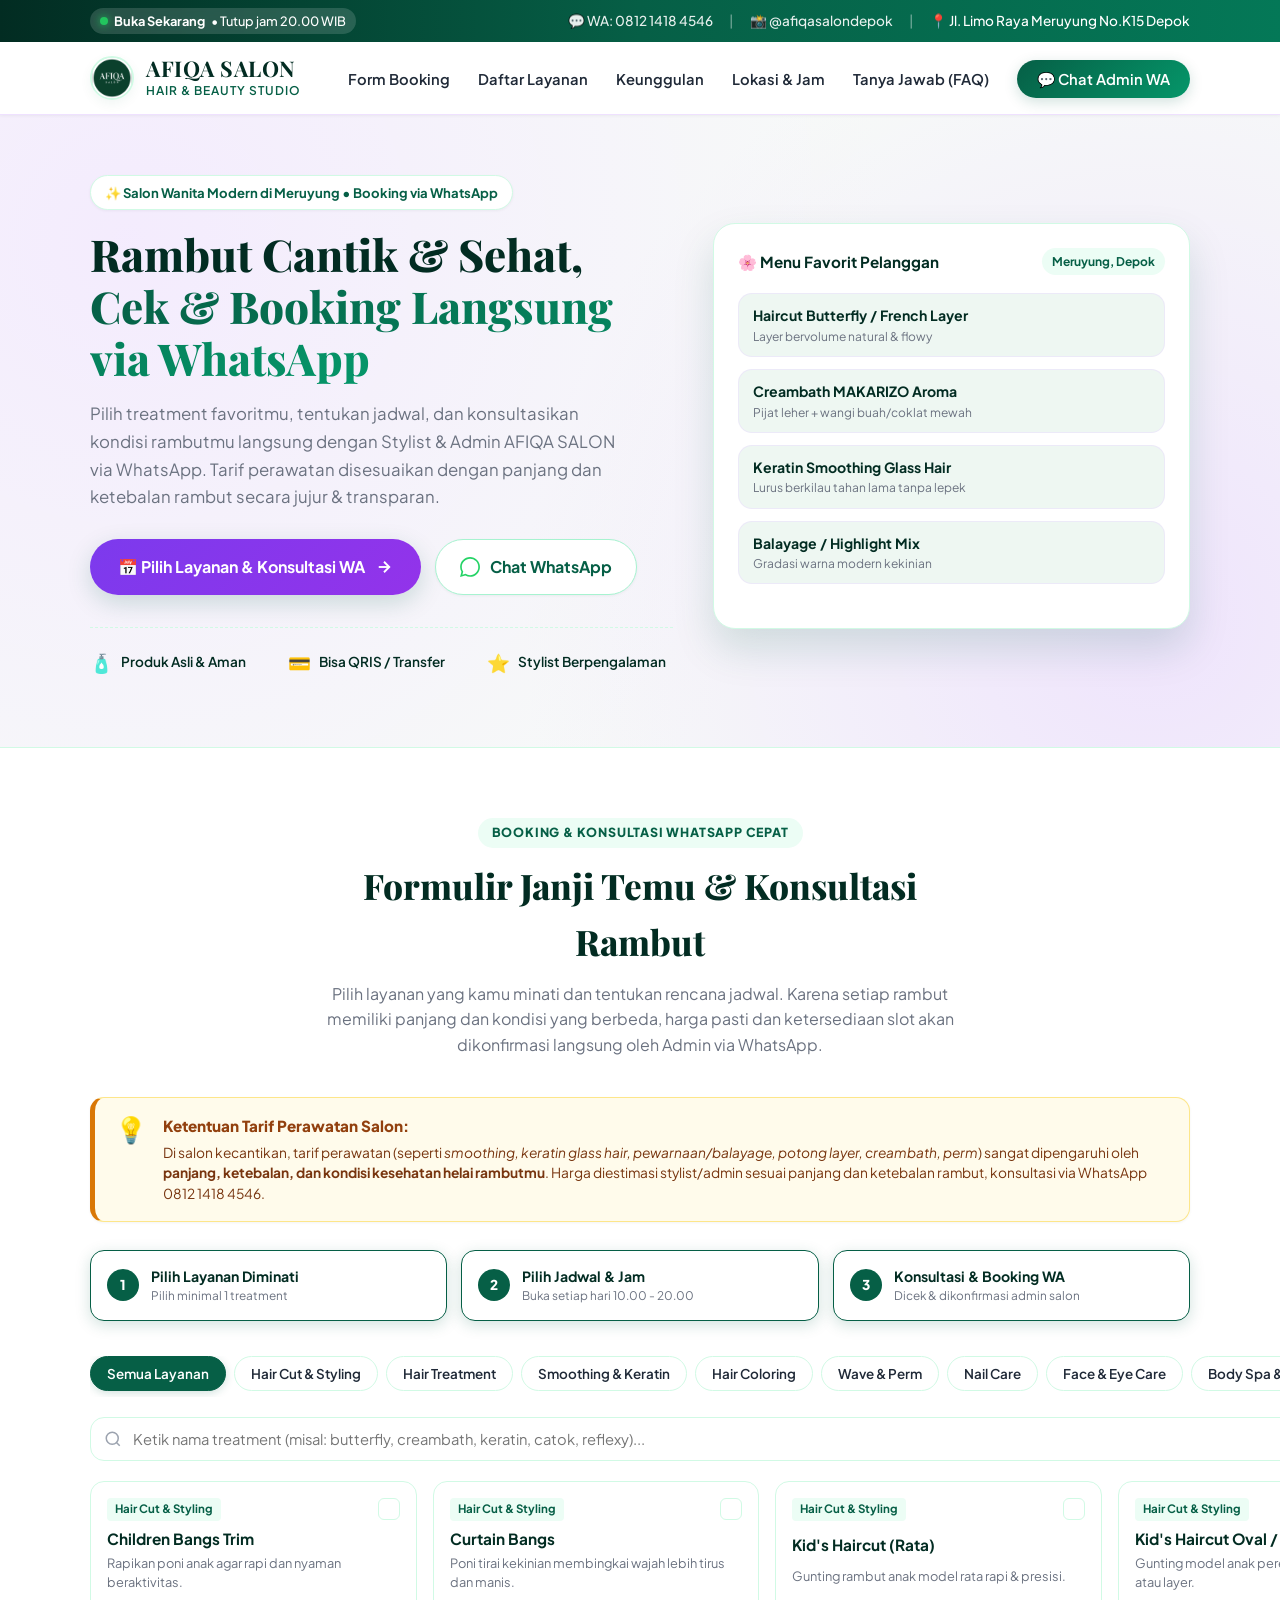
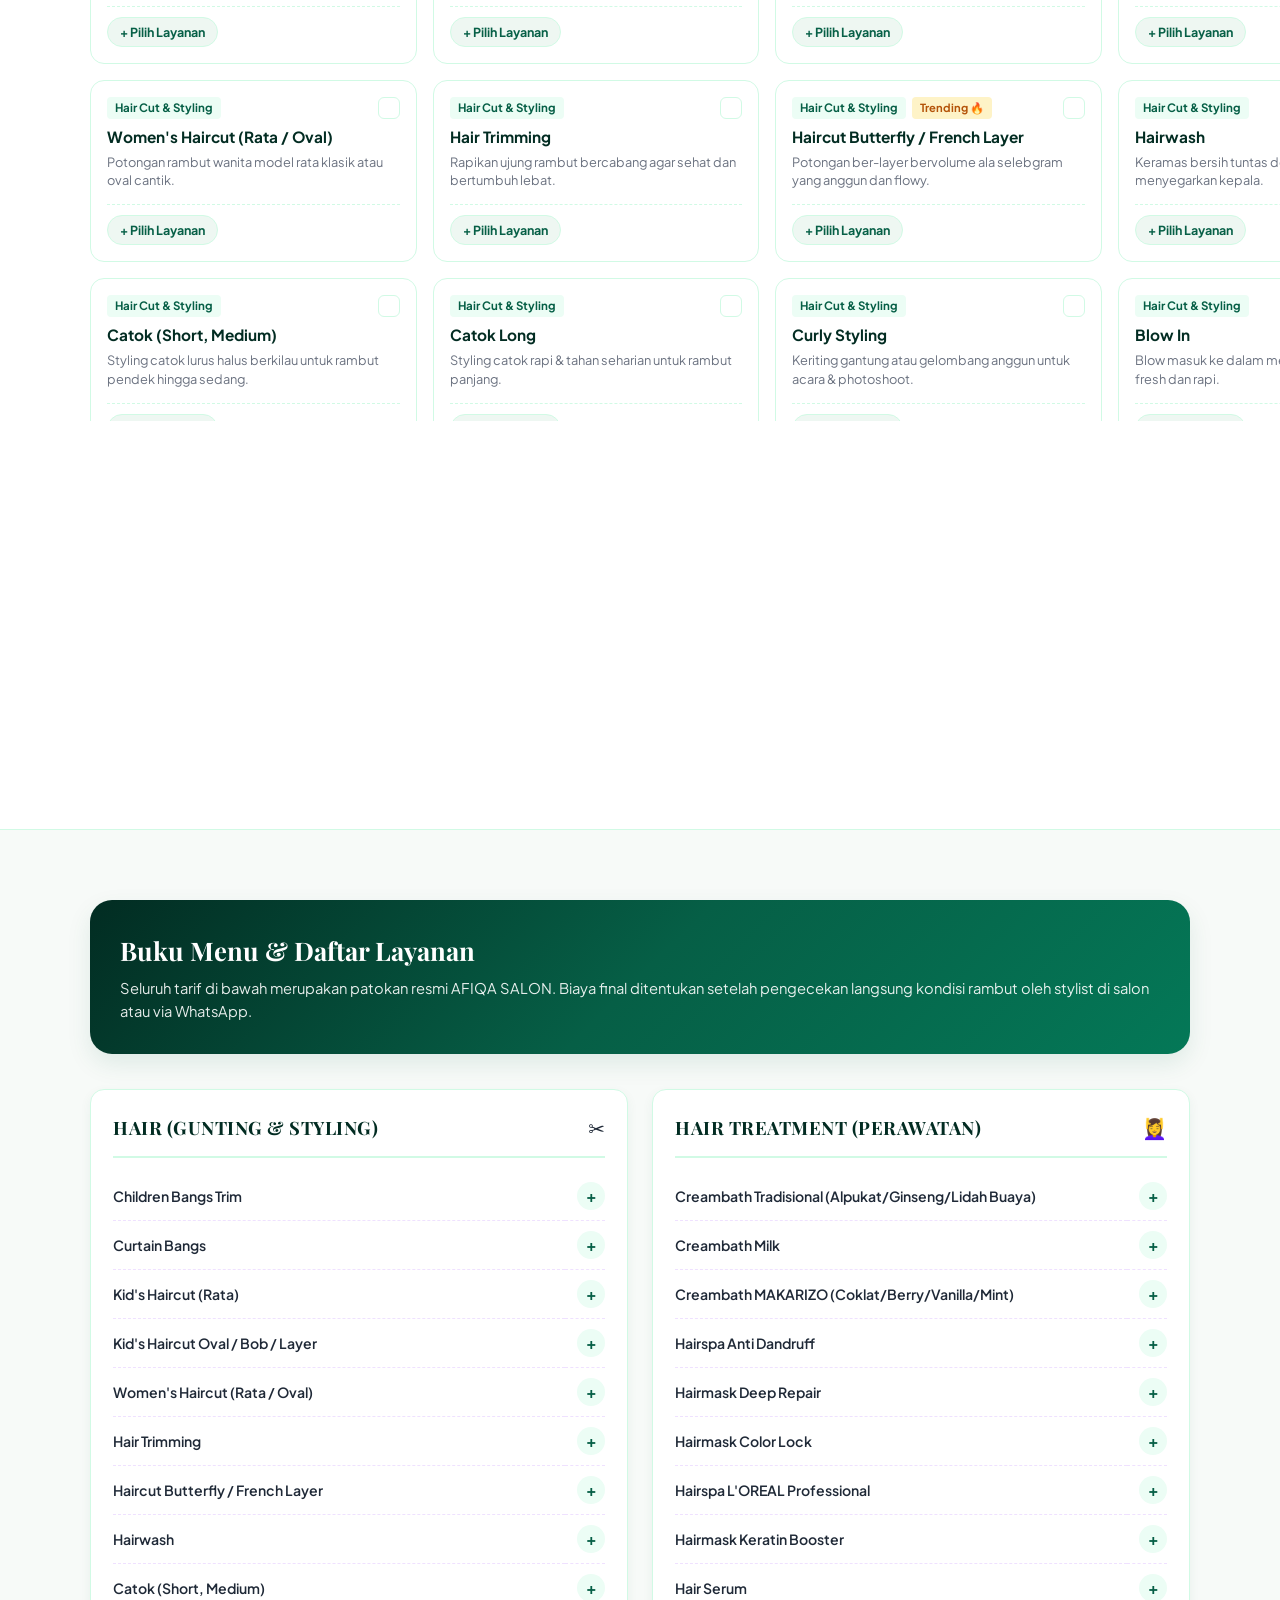
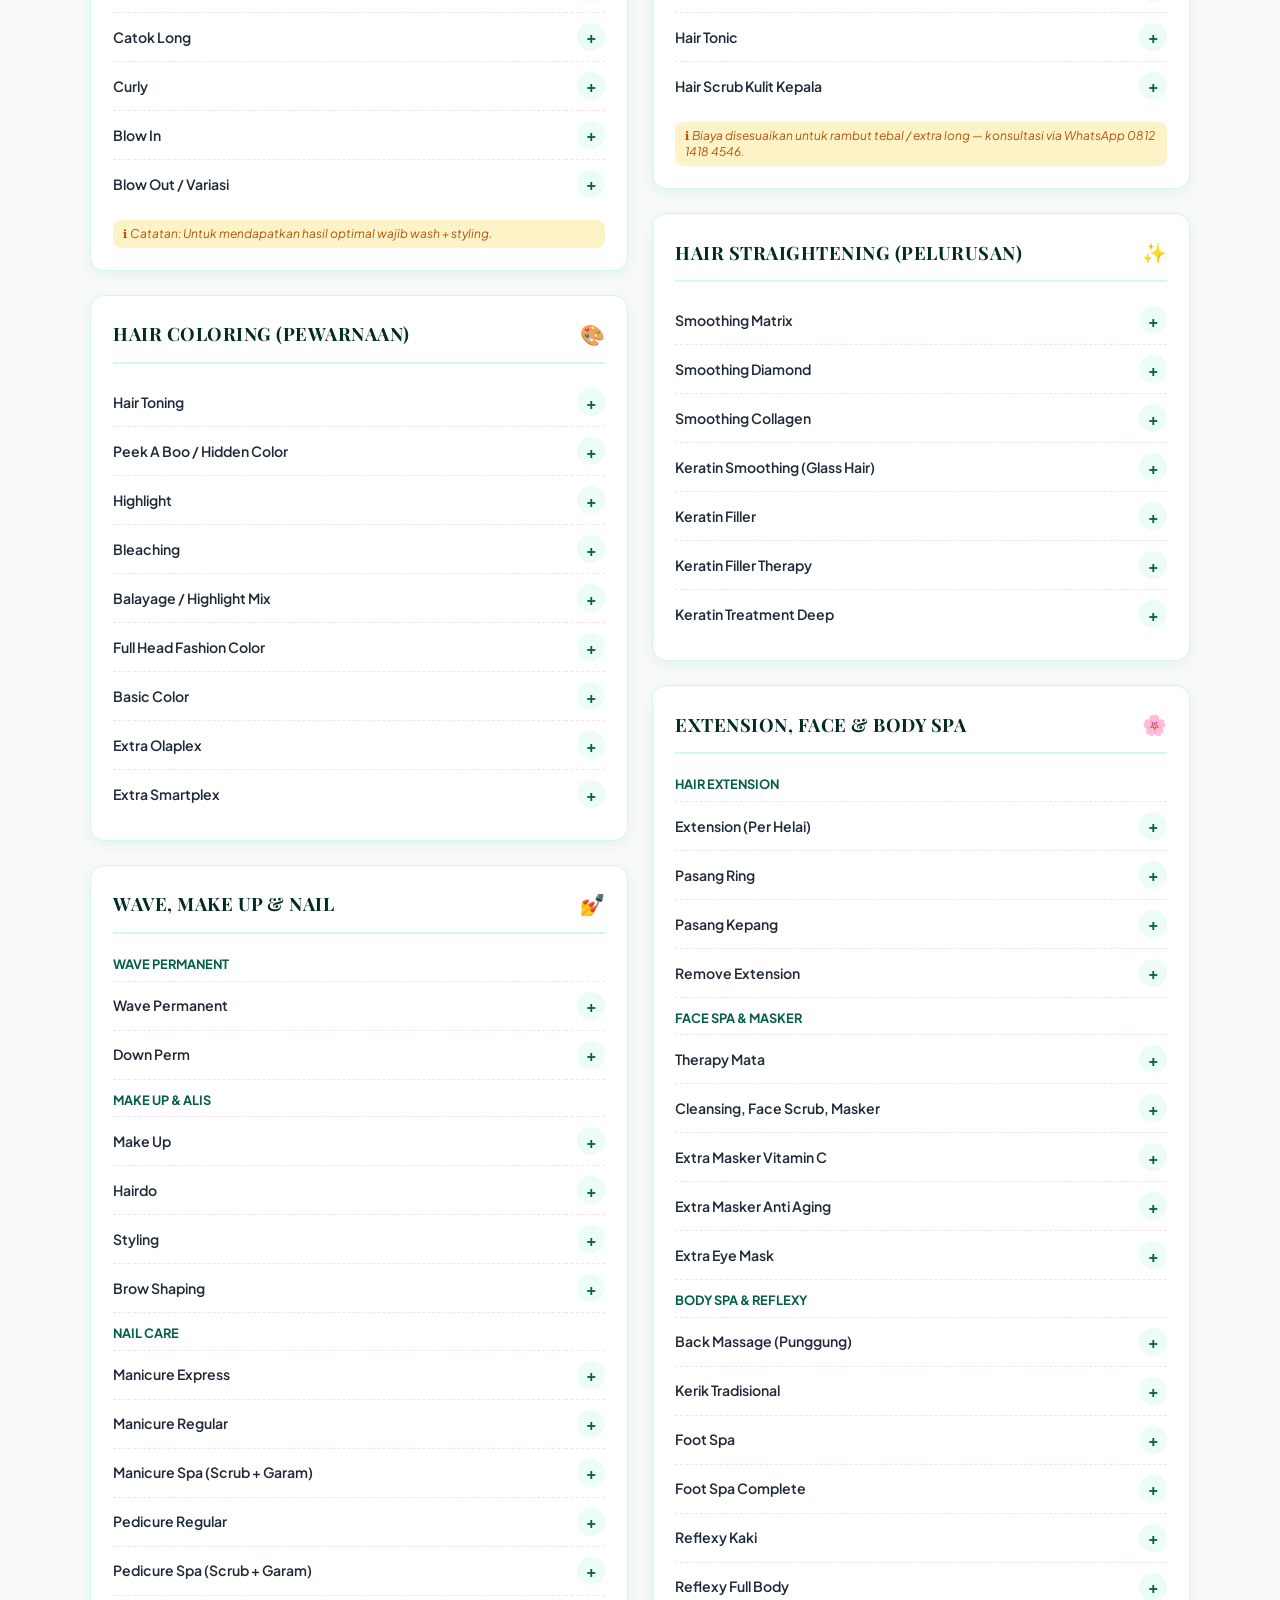
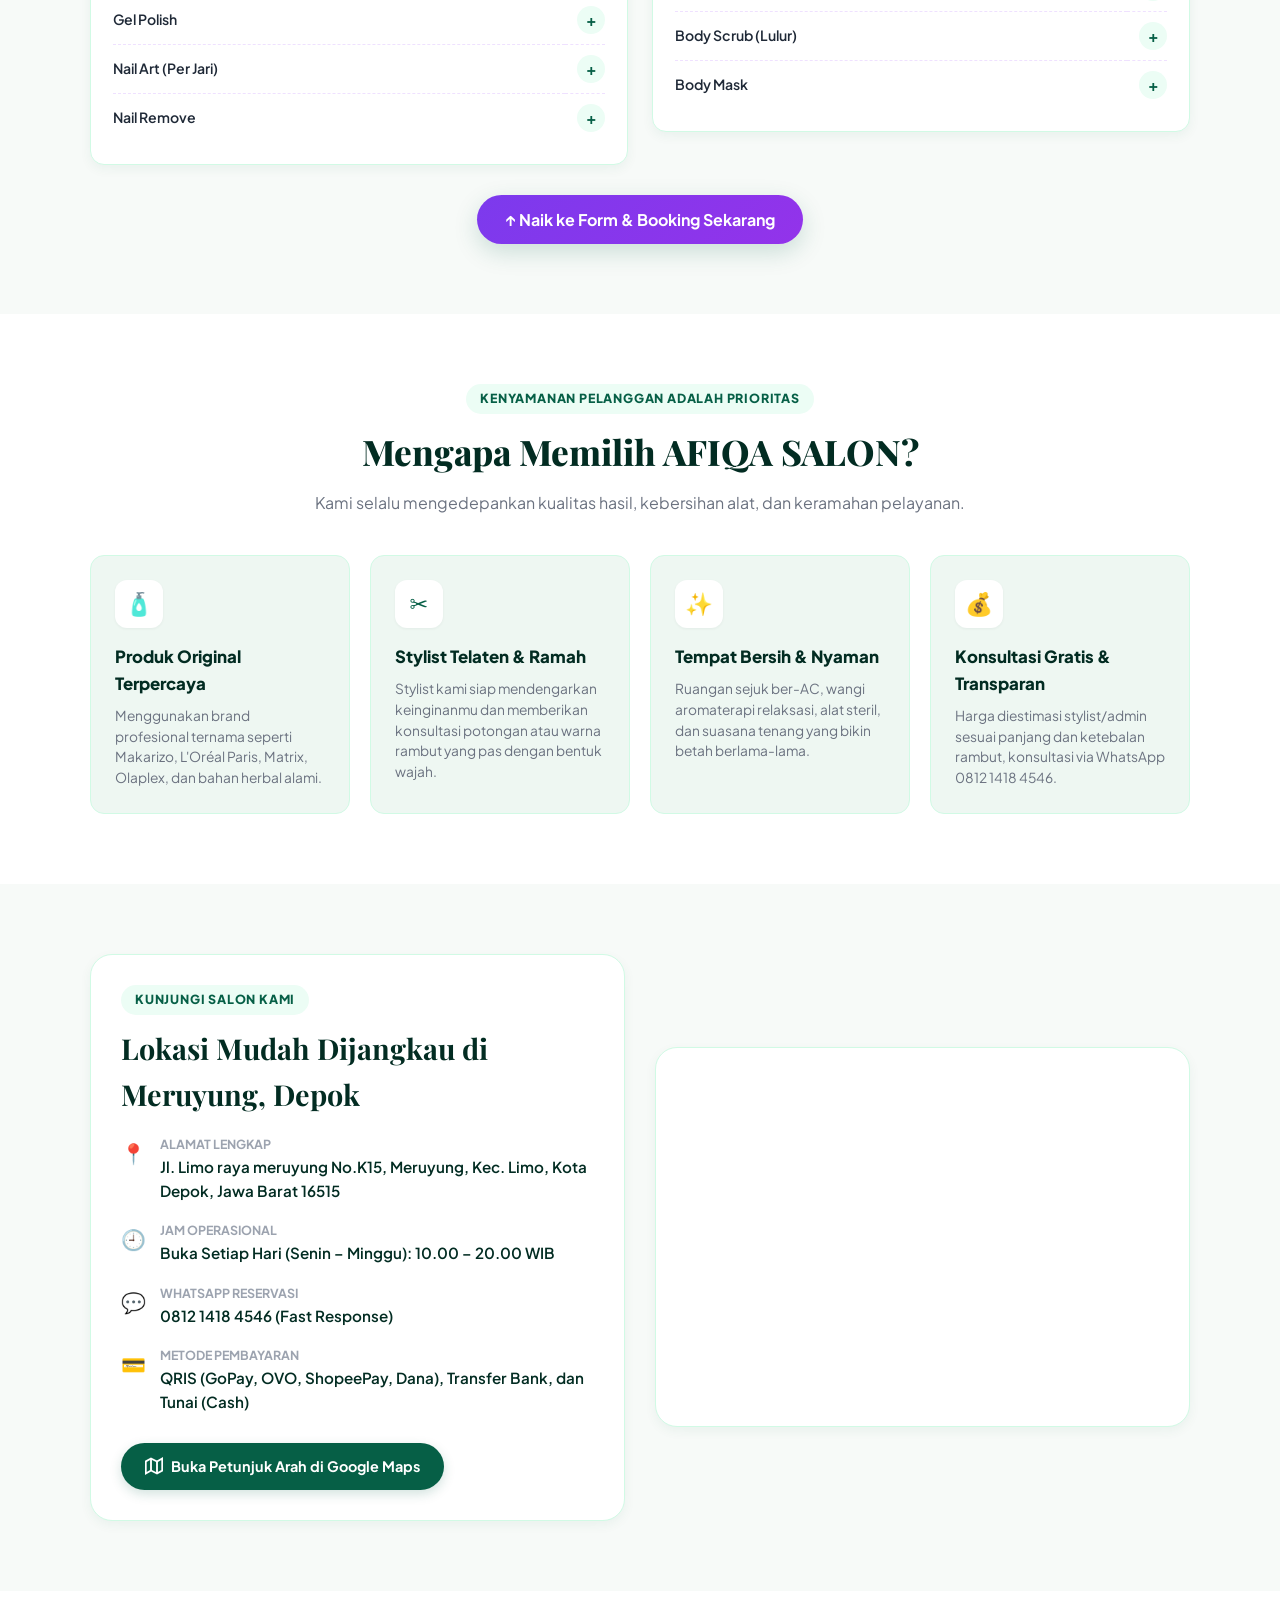
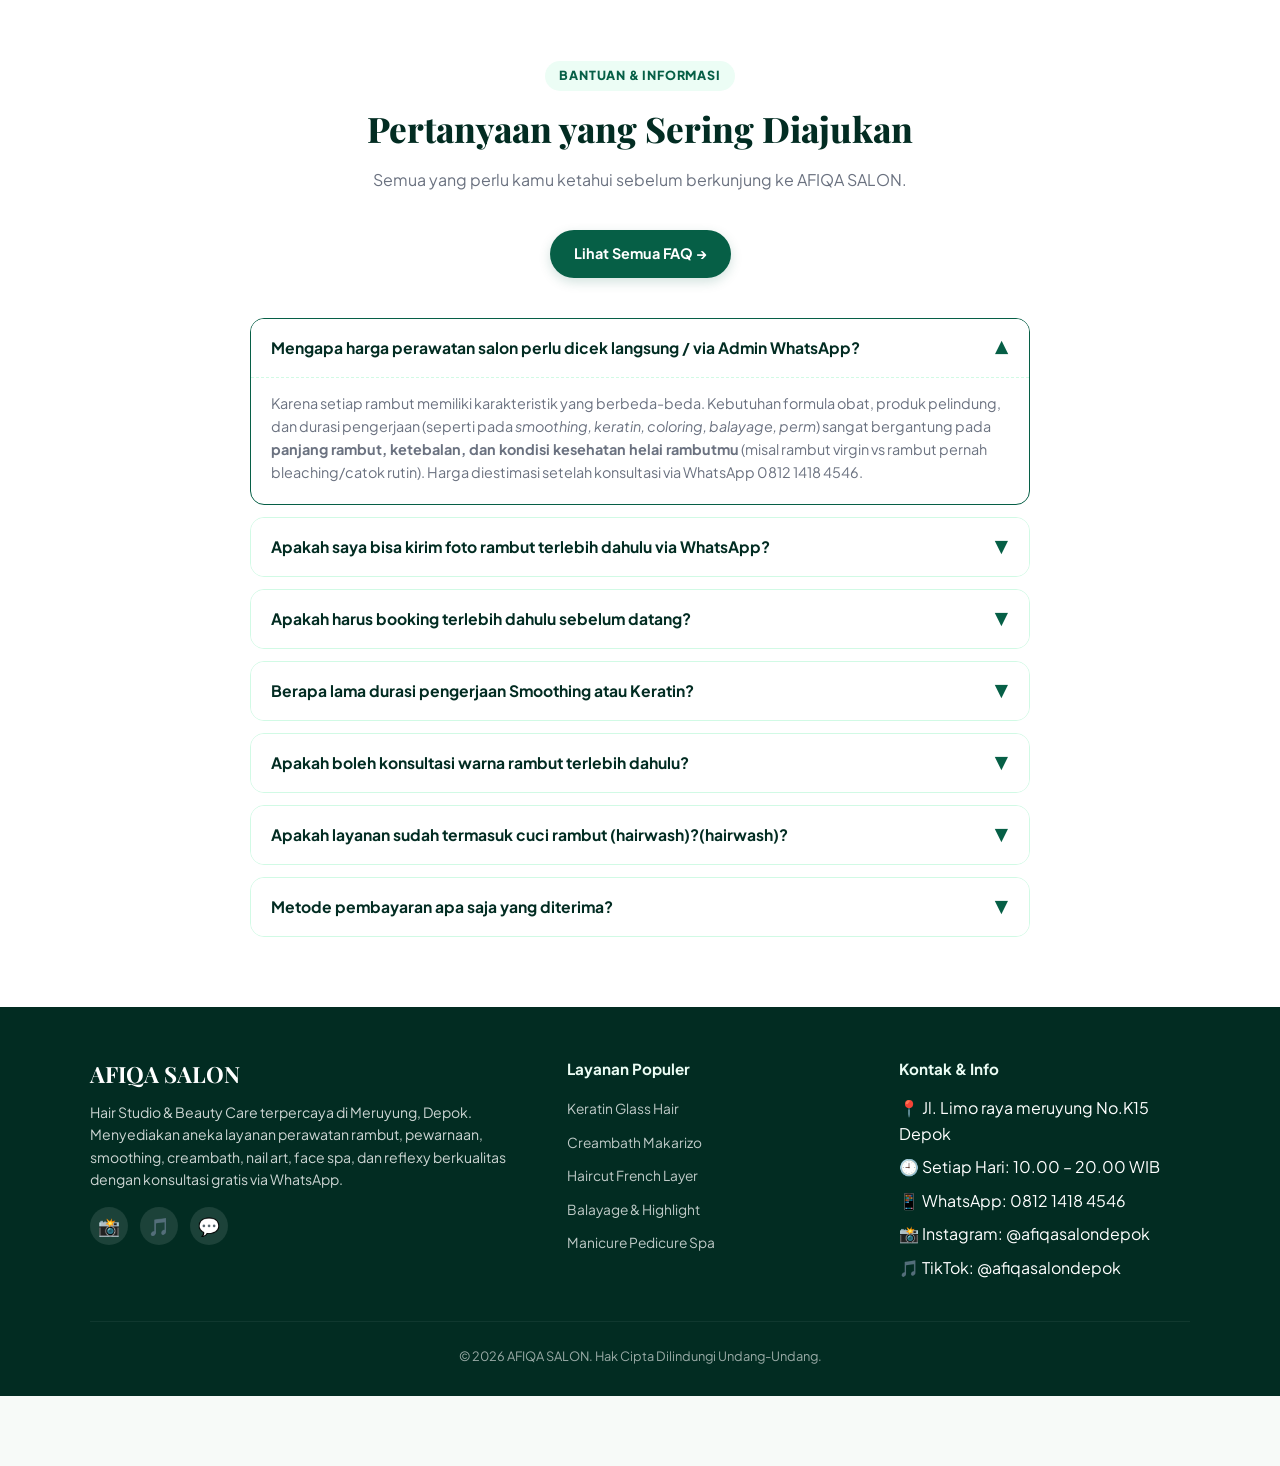
<file: index.html>
<!DOCTYPE html>
<html lang="id">
<head>
  <meta charset="UTF-8">
  <meta name="viewport" content="width=device-width, initial-scale=1.0, maximum-scale=5.0, viewport-fit=cover">
  
  <title>AFIQA SALON | Booking Appointment & Daftar Layanan Meruyung Depok</title>
  <meta name="description" content="Booking jadwal perawatan rambut & kecantikan di AFIQA SALON Meruyung Depok. Spesialis Hair Keratin Glass Hair, Smoothing Lembut, Balayage Coloring, Creambath Makarizo, Manicure Pedicure, dan Reflexy. Booking mudah via WhatsApp!">
  <meta name="keywords" content="afiqa salon, salon meruyung, salon depok, booking salon depok, smoothing meruyung, keratin depok, creambath meruyung, balayage depok, hair salon limo depok">
  <meta name="author" content="AFIQA SALON">
  <meta name="theme-color" content="#065F46">

  <!-- Open Graph / Meta Sosial -->
  <meta property="og:type" content="website">
  <meta property="og:url" content="https://afiqasalon.my.id/">
  <meta property="og:title" content="AFIQA SALON | Hair Studio & Beauty Care Meruyung Depok">
  <meta property="og:description" content="Daftar layanan dan sistem booking jadwal perawatan salon paling mudah. Klik untuk pilih treatment dan booking langsung via WhatsApp!">
  <meta property="og:image" content="assets/logo.png">

  <!-- Favicon & PWA -->
  <link rel="icon" href="data:image/svg+xml,<svg xmlns=%22http://www.w3.org/2000/svg%22 viewBox=%220 0 100 100%22><text y=%22.9em%22 font-size=%2290%22>💇‍♀️</text></svg>">
  <link rel="manifest" href="manifest.webmanifest">

  <!-- Google Fonts: Plus Jakarta Sans & Playfair Display -->
  <link rel="preconnect" href="https://fonts.googleapis.com">
  <link rel="preconnect" href="https://fonts.gstatic.com" crossorigin>
  <link href="https://fonts.googleapis.com/css2?family=Playfair+Display:ital,wght@0,600;0,700;0,800;1,600&family=Plus+Jakarta+Sans:wght@400;500;600;700;800&display=swap" rel="stylesheet">

  <!-- Custom Stylesheet -->
  <link rel="stylesheet" href="styles.css">

  <!-- Structured Data JSON-LD (Schema.org) -->
  <script type="application/ld+json">
  {
    "@context": "https://schema.org",
    "@type": "BeautySalon",
    "name": "AFIQA SALON",
    "image": "assets/logo.png",
    "telephone": "+6281214184546",
    "url": "https://afiqasalon.my.id/",
    "address": {
      "@type": "PostalAddress",
      "streetAddress": "Jl. Limo Raya Meruyung No.K15",
      "addressLocality": "Limo, Meruyung, Kota Depok",
      "addressRegion": "Jawa Barat",
      "postalCode": "16515",
      "addressCountry": "ID"
    },
    "geo": {
      "@type": "GeoCoordinates",
      "latitude": -6.3768,
      "longitude": 106.7725
    },
    "openingHoursSpecification": {
      "@type": "OpeningHoursSpecification",
      "dayOfWeek": [
        "Monday",
        "Tuesday",
        "Wednesday",
        "Thursday",
        "Friday",
        "Saturday",
        "Sunday"
      ],
      "opens": "10:00",
      "closes": "20:00"
    },
    
    "servesCuisine": "Hair Treatment, Hair Coloring, Smoothing, Keratin, Nail Care, Body Spa"
  }
  </script>
</head>
<body>

  <!-- =======================================================================
       1. TOP ANNOUNCEMENT BAR
       ======================================================================= -->
  <aside class="top-notice-bar" aria-label="Informasi Jam Buka">
    <div class="container top-notice-inner">
      <div id="salon-status-badge" class="status-badge open">
        <span class="status-dot online"></span> <strong>Buka Sekarang</strong> • Tutup 20.00 WIB
      </div>
      <div class="top-contacts">
        <a href="https://wa.me/6281214184546" target="_blank" rel="noopener" class="top-contact-link">
          <span>💬 WA: 0812 1418 4546</span>
        </a>
        <span style="opacity: 0.4;">|</span>
        <a href="https://instagram.com/afiqasalondepok" target="_blank" rel="noopener" class="top-contact-link">
          <span>📸 @afiqasalondepok</span>
        </a>
        <span style="opacity: 0.4;">|</span>
        <span>📍 Jl. Limo Raya Meruyung No.K15 Depok</span>
      </div>
    </div>
  </aside>

  <!-- =======================================================================
       2. MAIN NAVBAR
       ======================================================================= -->
  <header class="navbar">
    <div class="container nav-container">
      <a href="#" class="brand-logo-wrap" aria-label="AFIQA SALON Beranda">
        <img src="assets/logo.png" alt="Logo AFIQA SALON" class="brand-avatar" onerror="this.src='data:image/svg+xml,<svg xmlns=%22http://www.w3.org/2000/svg%22 viewBox=%220 0 100 100%22><circle cx=%2250%22 cy=%2250%22 r=%2250%22 fill=%22%23065F46%22/><text x=%2250%22 y=%2260%22 font-size=%2240%22 text-anchor=%22middle%22 fill=%22white%22 font-family=%22sans-serif%22 font-weight=%22bold%22>AS</text></svg>'">
        <div class="brand-text">
          <span class="brand-title">AFIQA SALON</span>
          <span class="brand-subtitle">Hair & Beauty Studio</span>
        </div>
      </a>

      <nav aria-label="Menu Navigasi Utama">
        <ul class="nav-links">
          <li><a href="#section-booking">Form Booking</a></li>
          <li><a href="#section-pricelist">Daftar Layanan</a></li>
          <li><a href="#section-keunggulan">Keunggulan</a></li>
          <li><a href="#section-lokasi">Lokasi & Jam</a></li>
          <li><a href="faq.html">Tanya Jawab (FAQ)</a></li>
          <li>
            <a href="https://wa.me/6281214184546?text=Halo%20AFIQA%20SALON,%20saya%20ingin%20konsultasi%20layanan%20rambut" target="_blank" rel="noopener" class="nav-cta-btn">
              💬 Chat Admin WA
            </a>
          </li>
        </ul>
      </nav>

      <button type="button" class="mobile-toggle-btn" aria-label="Buka Menu Navigasi" aria-expanded="false">
        <svg width="26" height="26" viewBox="0 0 24 24" fill="none" stroke="currentColor" stroke-width="2.2" stroke-linecap="round">
          <line x1="3" y1="12" x2="21" y2="12"></line>
          <line x1="3" y1="6" x2="21" y2="6"></line>
          <line x1="3" y1="18" x2="21" y2="18"></line>
        </svg>
      </button>
    </div>
  </header>

  <main>
    <!-- =====================================================================
         3. HERO SECTION
         ===================================================================== -->
    <section class="hero-section">
      <div class="container hero-grid">
        <div class="hero-content-col">
          <div class="hero-badge-pill">
            <span>✨ Salon Wanita Modern di Meruyung • Booking via WhatsApp</span>
          </div>
          <h1 class="hero-title">
            Rambut Cantik & Sehat, <br>
            <span class="highlight-text">Cek & Booking Langsung via WhatsApp</span>
          </h1>
          <p class="hero-description">
            Pilih treatment favoritmu, tentukan jadwal, dan konsultasikan kondisi rambutmu langsung dengan Stylist & Admin AFIQA SALON via WhatsApp. Tarif perawatan disesuaikan dengan panjang dan ketebalan rambut secara jujur & transparan.
          </p>

          <div class="hero-action-buttons">
            <button type="button" class="btn-primary-hero" onclick="scrollToElement('section-booking')">
              <span>📅 Pilih Layanan & Konsultasi WA</span>
              <svg width="18" height="18" viewBox="0 0 24 24" fill="none" stroke="currentColor" stroke-width="2.5"><line x1="5" y1="12" x2="19" y2="12"></line><polyline points="12 5 19 12 12 19"></polyline></svg>
            </button>
            <a href="https://wa.me/6281214184546?text=Halo%20AFIQA%20SALON,%20saya%20mau%20konsultasi%20dan%20tanya%20jadwal%20tersedia" target="_blank" rel="noopener" class="btn-wa-hero">
              <svg width="20" height="20" viewBox="0 0 24 24" fill="#25D366"><path d="M.057 24l1.687-6.163c-1.041-1.804-1.588-3.849-1.587-5.946.003-6.556 5.338-11.891 11.893-11.891 3.181.001 6.167 1.24 8.413 3.488 2.245 2.248 3.481 5.236 3.48 8.414-.003 6.557-5.338 11.892-11.893 11.892-1.99-.001-3.951-.5-5.688-1.448l-6.305 1.654zm6.597-3.807c1.676.995 3.276 1.591 5.392 1.592 5.448 0 9.882-4.434 9.885-9.885.002-2.641-1.026-5.124-2.895-6.995-1.868-1.869-4.35-2.899-6.99-2.899-5.451 0-9.887 4.434-9.889 9.884-.001 2.225.651 3.891 1.746 5.634l-.999 3.648 3.75-.979z"/></svg>
              <span>Chat WhatsApp</span>
            </a>
          </div>

          <div class="hero-trust-row">
            <div class="trust-item">
              <span class="trust-icon">🧴</span>
              <span>Produk Asli & Aman</span>
            </div>
            <div class="trust-item">
              <span class="trust-icon">💳</span>
              <span>Bisa QRIS / Transfer</span>
            </div>
            <div class="trust-item">
              <span class="trust-icon">⭐</span>
              <span>Stylist Berpengalaman</span>
            </div>
          </div>
        </div>

        <!-- Hero Card Showcase Preview -->
        <div class="hero-visual-col">
          <div class="hero-card-preview">
            <div class="hero-card-inner-header">
              <span class="hero-quick-title">🌸 Menu Favorit Pelanggan</span>
              <span class="badge-location-card">Meruyung, Depok</span>
            </div>

            <div class="hero-menu-preview-list">
              <div class="preview-item">
                <div>
                  <div class="preview-name">Haircut Butterfly / French Layer</div>
                  <div class="preview-sub">Layer bervolume natural & flowy</div>
                </div>
              </div>

              <div class="preview-item">
                <div>
                  <div class="preview-name">Creambath MAKARIZO Aroma</div>
                  <div class="preview-sub">Pijat leher + wangi buah/coklat mewah</div>
                </div>
              </div>

              <div class="preview-item">
                <div>
                  <div class="preview-name">Keratin Smoothing Glass Hair</div>
                  <div class="preview-sub">Lurus berkilau tahan lama tanpa lepek</div>
                </div>
              </div>

              <div class="preview-item">
                <div>
                  <div class="preview-name">Balayage / Highlight Mix</div>
                  <div class="preview-sub">Gradasi warna modern kekinian</div>
                </div>
              </div>
            </div>

                      </div>
        </div>
      </div>
    </section>

    <!-- =====================================================================
         4. INTERACTIVE BOOKING & CONSULTATION WIZARD
         ===================================================================== -->
    <section id="section-booking" class="booking-section">
      <div class="container">
        <div class="section-head-center">
          <span class="section-pill-tag">Booking & Konsultasi WhatsApp Cepat</span>
          <h2 class="section-main-title">Formulir Janji Temu & Konsultasi Rambut</h2>
          <p class="section-sub-desc">
            Pilih layanan yang kamu minati dan tentukan rencana jadwal. Karena setiap rambut memiliki panjang dan kondisi yang berbeda, harga pasti dan ketersediaan slot akan dikonfirmasi langsung oleh Admin via WhatsApp.
          </p>
        </div>

        <!-- Banner Edukasi Ketentuan Tarif Salon -->
        <div class="consultation-alert-banner">
          <div class="alert-icon">💡</div>
          <div class="alert-content">
            <h4>Ketentuan Tarif Perawatan Salon:</h4>
            <p>
              Di salon kecantikan, tarif perawatan (seperti <em>smoothing, keratin glass hair, pewarnaan/balayage, potong layer, creambath, perm</em>) sangat dipengaruhi oleh <strong>panjang, ketebalan, dan kondisi kesehatan helai rambutmu</strong>. Harga diestimasi stylist/admin sesuai panjang dan ketebalan rambut, konsultasi via WhatsApp 0812 1418 4546.
            </p>
          </div>
        </div>

        <!-- 3-Step Guide Indicators -->
        <div class="steps-indicator-bar" aria-label="Tahapan Booking">
          <div class="step-indicator-item active">
            <div class="step-num-circle">1</div>
            <div>
              <div class="step-info-title">Pilih Layanan Diminati</div>
              <div id="step-1-status" class="step-info-sub">Pilih minimal 1 treatment</div>
            </div>
          </div>

          <div class="step-indicator-item active">
            <div class="step-num-circle">2</div>
            <div>
              <div class="step-info-title">Pilih Jadwal & Jam</div>
              <div class="step-info-sub">Buka setiap hari 10.00 - 20.00</div>
            </div>
          </div>

          <div class="step-indicator-item active">
            <div class="step-num-circle">3</div>
            <div>
              <div class="step-info-title">Konsultasi & Booking WA</div>
              <div class="step-info-sub">Dicek & dikonfirmasi admin salon</div>
            </div>
          </div>
        </div>

        <!-- Main Booking Grid -->
        <div class="booking-wizard-grid">
          <!-- Left Column: Service Picker & Search -->
          <div class="service-selection-col">
            <!-- Category Tabs -->
            <div class="category-filter-wrap">
              <div class="category-tabs-scroll" role="tablist">
                <button type="button" class="cat-tab-btn active" data-cat="all">Semua Layanan</button>
                <button type="button" class="cat-tab-btn" data-cat="hair">Hair Cut & Styling</button>
                <button type="button" class="cat-tab-btn" data-cat="treatment">Hair Treatment</button>
                <button type="button" class="cat-tab-btn" data-cat="straightening">Smoothing & Keratin</button>
                <button type="button" class="cat-tab-btn" data-cat="coloring">Hair Coloring</button>
                <button type="button" class="cat-tab-btn" data-cat="wave">Wave & Perm</button>
                <button type="button" class="cat-tab-btn" data-cat="nail">Nail Care</button>
                <button type="button" class="cat-tab-btn" data-cat="face">Face & Eye Care</button>
                <button type="button" class="cat-tab-btn" data-cat="spa">Body Spa & Reflexy</button>
                <button type="button" class="cat-tab-btn" data-cat="makeup">Make Up</button>
              </div>
            </div>

            <!-- Search Bar -->
            <div class="search-input-box">
              <svg class="search-icon-svg" width="18" height="18" viewBox="0 0 24 24" fill="none" stroke="currentColor" stroke-width="2"><circle cx="11" cy="11" r="8"></circle><line x1="21" y1="21" x2="16.65" y2="16.65"></line></svg>
              <input type="text" id="search-service-input" placeholder="Ketik nama treatment (misal: butterfly, creambath, keratin, catok, reflexy)..." aria-label="Cari treatment">
            </div>

            <!-- Dynamic Services Cards Grid -->
            <div id="pricelist-items-container" class="services-selection-grid">
              <!-- Rendered via JavaScript -->
            </div>
          </div>

          <!-- Right Column: Interactive Booking Summary Panel -->
          <div class="booking-summary-col">
            <div class="booking-summary-panel">
              <div class="summary-card-header">
                <h3 class="summary-title">Rincian Rencana Kunjungan</h3>
                <span class="summary-badge-step">Konsultasi Langsung</span>
              </div>

              <!-- List Treatment Terpilih -->
              <div class="selected-chips-block">
                <div class="selected-block-label">Layanan Yang Kamu Pilih:</div>
                <div id="selected-services-list">
                  <!-- Rendered dynamically -->
                </div>
              </div>

              <!-- Form Tanggal & Jam -->
              <div class="booking-form-group">
                <label for="booking-date" class="form-label">📅 Rencana Tanggal Kedatangan:</label>
                <input type="date" id="booking-date" class="form-input-text" required>
              </div>

              <div class="booking-form-group">
                <label class="form-label">⏰ Pilih Jam Booking (10.00 - 20.00 WIB):</label>
                <div id="time-slots-container" class="time-slots-grid">
                  <!-- Time slots generated by script -->
                </div>
              </div>

              <!-- Form Identitas Customer -->
              <div class="booking-form-group">
                <label for="customer-name" class="form-label">👤 Nama Pemesan (Wajib):</label>
                <input type="text" id="customer-name" class="form-input-text" placeholder="Contoh: Kak Dinda / Kak Sarah" required>
              </div>

              <div class="booking-form-group">
                <label for="customer-phone" class="form-label">📱 Nomor WhatsApp Anda:</label>
                <input type="tel" id="customer-phone" class="form-input-text" placeholder="Contoh: 0812xxxxxxxx">
              </div>

              <div class="booking-form-group">
                <label for="customer-notes" class="form-label">📝 Kondisi Rambut & Catatan Tambahan:</label>
                <div class="quick-tags-container">
                  <span class="quick-tags-label">⚡ Sentuh cepat info rambut:</span>
                  <div class="quick-tags-scroll">
                    <button type="button" class="quick-tag-btn" onclick="addHairTag('Rambut Sebahu')">Sebahu</button>
                    <button type="button" class="quick-tag-btn" onclick="addHairTag('Rambut Panjang')">Panjang</button>
                    <button type="button" class="quick-tag-btn" onclick="addHairTag('Rambut Tebal')">Tebal</button>
                    <button type="button" class="quick-tag-btn" onclick="addHairTag('Pernah Bleach')">Pernah Bleach</button>
                    <button type="button" class="quick-tag-btn" onclick="addHairTag('Pernah Smoothing')">Pernah Smoothing</button>
                    <button type="button" class="quick-tag-btn" onclick="addHairTag('Kering/Rontok')">Kering/Rontok</button>
                  </div>
                </div>
                <input type="text" id="customer-notes" class="form-input-text" placeholder="Contoh: Rambut sebahu agak tebal, pernah bleaching/smoothing, dll.">
              </div>

              <!-- Kotak Patokan Kisaran Tarif Referensi -->
              <div class="total-estimate-box consultation-mode">
                <div class="estimate-info-header">
                  <span class="estimate-badge-pill">💬 Konsultasi WhatsApp</span>
                  <div id="total-estimate-display" class="estimate-value-big">
                    <span style="font-size: 0.95rem; color: #9CA3AF;">Pilih layanan</span>
                  </div>
                </div>
                <p class="estimate-explanation">
                  ⚠️ <em>Harga diestimasi stylist/admin sesuai panjang dan ketebalan rambut, konsultasi via WhatsApp 0812 1418 4546.</em>
                </p>
              </div>

              <!-- Tombol Kirim WhatsApp -->
              <button type="button" class="booking-submit-btn" onclick="sendBookingWhatsApp()">
                <svg width="22" height="22" viewBox="0 0 24 24" fill="currentColor"><path d="M.057 24l1.687-6.163c-1.041-1.804-1.588-3.849-1.587-5.946.003-6.556 5.338-11.891 11.893-11.891 3.181.001 6.167 1.24 8.413 3.488 2.245 2.248 3.481 5.236 3.48 8.414-.003 6.557-5.338 11.892-11.893 11.892-1.99-.001-3.951-.5-5.688-1.448l-6.305 1.654zm6.597-3.807c1.676.995 3.276 1.591 5.392 1.592 5.448 0 9.882-4.434 9.885-9.885.002-2.641-1.026-5.124-2.895-6.995-1.868-1.869-4.35-2.899-6.99-2.899-5.451 0-9.887 4.434-9.889 9.884-.001 2.225.651 3.891 1.746 5.634l-.999 3.648 3.75-.979z"/></svg>
                <span>💬 Chat Admin WA untuk Konsultasi & Jadwal</span>
              </button>

              <button type="button" class="copy-format-btn" onclick="copyBookingFormat()">
                <svg width="16" height="16" viewBox="0 0 24 24" fill="none" stroke="currentColor" stroke-width="2"><rect x="9" y="9" width="13" height="13" rx="2" ry="2"></rect><path d="M5 15H4a2 2 0 0 1-2-2V4a2 2 0 0 1 2-2h9a2 2 0 0 1 2 2v1"></path></svg>
                <span>Salin Format Pesan Konsultasi</span>
              </button>

              <p class="summary-disclaimer">
                💡 Seluruh booking appointment ditangani langsung oleh Admin AFIQA SALON di WhatsApp resmi: <strong>0812 1418 4546</strong> untuk memastikan slot dan estimasi biaya terbaik.
              </p>
            </div>
          </div>
        </div>
      </div>
    </section>

    <!-- =====================================================================
         5. OFFICIAL SERVICE LIST OVERVIEW (100% PERSIS SEPERTI FOTO BROSUR ASLI)
         ===================================================================== -->
    <section id="section-pricelist" class="official-pricelist-section">
      <div class="container">
        <!-- Banner Heading -->
        <div class="pricelist-banner-card">
          <div class="banner-pricelist-text">
            <h3>Buku Menu & Daftar Layanan</h3>
            <p>Seluruh tarif di bawah merupakan patokan resmi AFIQA SALON. Biaya final ditentukan setelah pengecekan langsung kondisi rambut oleh stylist di salon atau via WhatsApp.</p>
          </div>
                  </div>

        <!-- 2 Columns Layout Matching Physical Flyer -->
        <div class="pricelist-flyer-grid">
          <!-- KOLOM KIRI BROSUR -->
          <div class="flyer-col">
            <!-- HAIR -->
            <div class="flyer-category-block">
              <div class="flyer-cat-header">
                <h3 class="flyer-cat-title">HAIR (Gunting & Styling)</h3>
                <span class="flyer-cat-icon">✂️</span>
              </div>
              <table class="flyer-items-table">
                <tbody>
                  <tr>
                    <td class="item-name-col">Children Bangs Trim</td>
                    <td class="item-action-col"><button type="button" class="btn-quick-add" title="Pilih Layanan" onclick="toggleServiceSelection('hair-01')">+</button></td>
                  </tr>
                  <tr>
                    <td class="item-name-col">Curtain Bangs</td>
                    <td class="item-action-col"><button type="button" class="btn-quick-add" title="Pilih Layanan" onclick="toggleServiceSelection('hair-02')">+</button></td>
                  </tr>
                  <tr>
                    <td class="item-name-col">Kid's Haircut (Rata)</td>
                    <td class="item-action-col"><button type="button" class="btn-quick-add" title="Pilih Layanan" onclick="toggleServiceSelection('hair-03')">+</button></td>
                  </tr>
                  <tr>
                    <td class="item-name-col">Kid's Haircut Oval / Bob / Layer</td>
                    <td class="item-action-col"><button type="button" class="btn-quick-add" title="Pilih Layanan" onclick="toggleServiceSelection('hair-04')">+</button></td>
                  </tr>
                  <tr>
                    <td class="item-name-col">Women's Haircut (Rata / Oval)</td>
                    <td class="item-action-col"><button type="button" class="btn-quick-add" title="Pilih Layanan" onclick="toggleServiceSelection('hair-05')">+</button></td>
                  </tr>
                  <tr>
                    <td class="item-name-col">Hair Trimming</td>
                    <td class="item-action-col"><button type="button" class="btn-quick-add" title="Pilih Layanan" onclick="toggleServiceSelection('hair-06')">+</button></td>
                  </tr>
                  <tr>
                    <td class="item-name-col">Haircut Butterfly / French Layer</td>
                    <td class="item-action-col"><button type="button" class="btn-quick-add" title="Pilih Layanan" onclick="toggleServiceSelection('hair-07')">+</button></td>
                  </tr>
                  <tr>
                    <td class="item-name-col">Hairwash</td>
                    <td class="item-action-col"><button type="button" class="btn-quick-add" title="Pilih Layanan" onclick="toggleServiceSelection('hair-08')">+</button></td>
                  </tr>
                  <tr>
                    <td class="item-name-col">Catok (Short, Medium)</td>
                    <td class="item-action-col"><button type="button" class="btn-quick-add" title="Pilih Layanan" onclick="toggleServiceSelection('hair-09')">+</button></td>
                  </tr>
                  <tr>
                    <td class="item-name-col">Catok Long</td>
                    <td class="item-action-col"><button type="button" class="btn-quick-add" title="Pilih Layanan" onclick="toggleServiceSelection('hair-10')">+</button></td>
                  </tr>
                  <tr>
                    <td class="item-name-col">Curly</td>
                    <td class="item-action-col"><button type="button" class="btn-quick-add" title="Pilih Layanan" onclick="toggleServiceSelection('hair-11')">+</button></td>
                  </tr>
                  <tr>
                    <td class="item-name-col">Blow In</td>
                    <td class="item-action-col"><button type="button" class="btn-quick-add" title="Pilih Layanan" onclick="toggleServiceSelection('hair-12')">+</button></td>
                  </tr>
                  <tr>
                    <td class="item-name-col">Blow Out / Variasi</td>
                    <td class="item-action-col"><button type="button" class="btn-quick-add" title="Pilih Layanan" onclick="toggleServiceSelection('hair-13')">+</button></td>
                  </tr>
                </tbody>
              </table>
              <div class="flyer-cat-note">
                ℹ️ <em>Catatan: Untuk mendapatkan hasil optimal wajib wash + styling.</em>
              </div>
            </div>

            <!-- HAIR COLORING -->
            <div class="flyer-category-block" style="margin-top: 24px;">
              <div class="flyer-cat-header">
                <h3 class="flyer-cat-title">HAIR COLORING (Pewarnaan)</h3>
                <span class="flyer-cat-icon">🎨</span>
              </div>
              <table class="flyer-items-table">
                <tbody>
                  <tr>
                    <td class="item-name-col">Hair Toning</td>
                    <td class="item-action-col"><button type="button" class="btn-quick-add" onclick="toggleServiceSelection('col-01')">+</button></td>
                  </tr>
                  <tr>
                    <td class="item-name-col">Peek A Boo / Hidden Color</td>
                    <td class="item-action-col"><button type="button" class="btn-quick-add" onclick="toggleServiceSelection('col-02')">+</button></td>
                  </tr>
                  <tr>
                    <td class="item-name-col">Highlight</td>
                    <td class="item-action-col"><button type="button" class="btn-quick-add" onclick="toggleServiceSelection('col-03')">+</button></td>
                  </tr>
                  <tr>
                    <td class="item-name-col">Bleaching</td>
                    <td class="item-action-col"><button type="button" class="btn-quick-add" onclick="toggleServiceSelection('col-04')">+</button></td>
                  </tr>
                  <tr>
                    <td class="item-name-col">Balayage / Highlight Mix</td>
                    <td class="item-action-col"><button type="button" class="btn-quick-add" onclick="toggleServiceSelection('col-05')">+</button></td>
                  </tr>
                  <tr>
                    <td class="item-name-col">Full Head Fashion Color</td>
                    <td class="item-action-col"><button type="button" class="btn-quick-add" onclick="toggleServiceSelection('col-06')">+</button></td>
                  </tr>
                  <tr>
                    <td class="item-name-col">Basic Color</td>
                    <td class="item-action-col"><button type="button" class="btn-quick-add" onclick="toggleServiceSelection('col-07')">+</button></td>
                  </tr>
                  <tr>
                    <td class="item-name-col">Extra Olaplex</td>
                    <td class="item-action-col"><button type="button" class="btn-quick-add" onclick="toggleServiceSelection('col-08')">+</button></td>
                  </tr>
                  <tr>
                    <td class="item-name-col">Extra Smartplex</td>
                    <td class="item-action-col"><button type="button" class="btn-quick-add" onclick="toggleServiceSelection('col-09')">+</button></td>
                  </tr>
                </tbody>
              </table>
            </div>

            <!-- WAVE PERMANENT, MAKE UP, EYEBROW, NAIL -->
            <div class="flyer-category-block" style="margin-top: 24px;">
              <div class="flyer-cat-header">
                <h3 class="flyer-cat-title">WAVE, MAKE UP & NAIL</h3>
                <span class="flyer-cat-icon">💅</span>
              </div>
              <table class="flyer-items-table">
                <tbody>
                  <tr><th colspan="2" style="text-align: left; padding: 6px 0; color: var(--primary); font-size: 0.8rem; text-transform: uppercase;">Wave Permanent</th></tr>
                  <tr>
                    <td class="item-name-col">Wave Permanent</td>
                    <td class="item-action-col"><button type="button" class="btn-quick-add" onclick="toggleServiceSelection('wave-01')">+</button></td>
                  </tr>
                  <tr>
                    <td class="item-name-col">Down Perm</td>
                    <td class="item-action-col"><button type="button" class="btn-quick-add" onclick="toggleServiceSelection('wave-02')">+</button></td>
                  </tr>
                  <tr><th colspan="2" style="text-align: left; padding: 10px 0 6px; color: var(--primary); font-size: 0.8rem; text-transform: uppercase;">Make Up & Alis</th></tr>
                  <tr>
                    <td class="item-name-col">Make Up</td>
                    <td class="item-action-col"><button type="button" class="btn-quick-add" onclick="toggleServiceSelection('mu-01')">+</button></td>
                  </tr>
                  <tr>
                    <td class="item-name-col">Hairdo</td>
                    <td class="item-action-col"><button type="button" class="btn-quick-add" onclick="toggleServiceSelection('mu-02')">+</button></td>
                  </tr>
                  <tr>
                    <td class="item-name-col">Styling</td>
                    <td class="item-action-col"><button type="button" class="btn-quick-add" onclick="toggleServiceSelection('mu-03')">+</button></td>
                  </tr>
                  <tr>
                    <td class="item-name-col">Brow Shaping</td>
                    <td class="item-action-col"><button type="button" class="btn-quick-add" onclick="toggleServiceSelection('face-06')">+</button></td>
                  </tr>
                  <tr><th colspan="2" style="text-align: left; padding: 10px 0 6px; color: var(--primary); font-size: 0.8rem; text-transform: uppercase;">Nail Care</th></tr>
                  <tr>
                    <td class="item-name-col">Manicure Express</td>
                    <td class="item-action-col"><button type="button" class="btn-quick-add" onclick="toggleServiceSelection('nail-01')">+</button></td>
                  </tr>
                  <tr>
                    <td class="item-name-col">Manicure Regular</td>
                    <td class="item-action-col"><button type="button" class="btn-quick-add" onclick="toggleServiceSelection('nail-02')">+</button></td>
                  </tr>
                  <tr>
                    <td class="item-name-col">Manicure Spa (Scrub + Garam)</td>
                    <td class="item-action-col"><button type="button" class="btn-quick-add" onclick="toggleServiceSelection('nail-03')">+</button></td>
                  </tr>
                  <tr>
                    <td class="item-name-col">Pedicure Regular</td>
                    <td class="item-action-col"><button type="button" class="btn-quick-add" onclick="toggleServiceSelection('nail-04')">+</button></td>
                  </tr>
                  <tr>
                    <td class="item-name-col">Pedicure Spa (Scrub + Garam)</td>
                    <td class="item-action-col"><button type="button" class="btn-quick-add" onclick="toggleServiceSelection('nail-05')">+</button></td>
                  </tr>
                  <tr>
                    <td class="item-name-col">Gel Polish</td>
                    <td class="item-action-col"><button type="button" class="btn-quick-add" onclick="toggleServiceSelection('nail-06')">+</button></td>
                  </tr>
                  <tr>
                    <td class="item-name-col">Nail Art (Per Jari)</td>
                    <td class="item-action-col"><button type="button" class="btn-quick-add" onclick="toggleServiceSelection('nail-07')">+</button></td>
                  </tr>
                  <tr>
                    <td class="item-name-col">Nail Remove</td>
                    <td class="item-action-col"><button type="button" class="btn-quick-add" onclick="toggleServiceSelection('nail-08')">+</button></td>
                  </tr>
                </tbody>
              </table>
            </div>
          </div>

          <!-- KOLOM KANAN BROSUR -->
          <div class="flyer-col">
            <!-- HAIR TREATMENT -->
            <div class="flyer-category-block">
              <div class="flyer-cat-header">
                <h3 class="flyer-cat-title">HAIR TREATMENT (Perawatan)</h3>
                <span class="flyer-cat-icon">💆‍♀️</span>
              </div>
              <table class="flyer-items-table">
                <tbody>
                  <tr>
                    <td class="item-name-col">Creambath Tradisional (Alpukat/Ginseng/Lidah Buaya)</td>
                    <td class="item-action-col"><button type="button" class="btn-quick-add" onclick="toggleServiceSelection('treat-01')">+</button></td>
                  </tr>
                  <tr>
                    <td class="item-name-col">Creambath Milk</td>
                    <td class="item-action-col"><button type="button" class="btn-quick-add" onclick="toggleServiceSelection('treat-02')">+</button></td>
                  </tr>
                  <tr>
                    <td class="item-name-col">Creambath MAKARIZO (Coklat/Berry/Vanilla/Mint)</td>
                    <td class="item-action-col"><button type="button" class="btn-quick-add" onclick="toggleServiceSelection('treat-03')">+</button></td>
                  </tr>
                  <tr>
                    <td class="item-name-col">Hairspa Anti Dandruff</td>
                    <td class="item-action-col"><button type="button" class="btn-quick-add" onclick="toggleServiceSelection('treat-04')">+</button></td>
                  </tr>
                  <tr>
                    <td class="item-name-col">Hairmask Deep Repair</td>
                    <td class="item-action-col"><button type="button" class="btn-quick-add" onclick="toggleServiceSelection('treat-05')">+</button></td>
                  </tr>
                  <tr>
                    <td class="item-name-col">Hairmask Color Lock</td>
                    <td class="item-action-col"><button type="button" class="btn-quick-add" onclick="toggleServiceSelection('treat-06')">+</button></td>
                  </tr>
                  <tr>
                    <td class="item-name-col">Hairspa L'OREAL Professional</td>
                    <td class="item-action-col"><button type="button" class="btn-quick-add" onclick="toggleServiceSelection('treat-07')">+</button></td>
                  </tr>
                  <tr>
                    <td class="item-name-col">Hairmask Keratin Booster</td>
                    <td class="item-action-col"><button type="button" class="btn-quick-add" onclick="toggleServiceSelection('treat-08')">+</button></td>
                  </tr>
                  <tr>
                    <td class="item-name-col">Hair Serum</td>
                    <td class="item-action-col"><button type="button" class="btn-quick-add" onclick="toggleServiceSelection('treat-09')">+</button></td>
                  </tr>
                  <tr>
                    <td class="item-name-col">Hair Tonic</td>
                    <td class="item-action-col"><button type="button" class="btn-quick-add" onclick="toggleServiceSelection('treat-10')">+</button></td>
                  </tr>
                  <tr>
                    <td class="item-name-col">Hair Scrub Kulit Kepala</td>
                    <td class="item-action-col"><button type="button" class="btn-quick-add" onclick="toggleServiceSelection('treat-11')">+</button></td>
                  </tr>
                </tbody>
              </table>
              <div class="flyer-cat-note">
                ℹ️ <em>Biaya disesuaikan untuk rambut tebal / extra long — konsultasi via WhatsApp 0812 1418 4546.</em>
              </div>
            </div>

            <!-- HAIR STRAIGHTENING & KERATIN -->
            <div class="flyer-category-block" style="margin-top: 24px;">
              <div class="flyer-cat-header">
                <h3 class="flyer-cat-title">HAIR STRAIGHTENING (Pelurusan)</h3>
                <span class="flyer-cat-icon">✨</span>
              </div>
              <table class="flyer-items-table">
                <tbody>
                  <tr>
                    <td class="item-name-col">Smoothing Matrix</td>
                    <td class="item-action-col"><button type="button" class="btn-quick-add" onclick="toggleServiceSelection('str-01')">+</button></td>
                  </tr>
                  <tr>
                    <td class="item-name-col">Smoothing Diamond</td>
                    <td class="item-action-col"><button type="button" class="btn-quick-add" onclick="toggleServiceSelection('str-02')">+</button></td>
                  </tr>
                  <tr>
                    <td class="item-name-col">Smoothing Collagen</td>
                    <td class="item-action-col"><button type="button" class="btn-quick-add" onclick="toggleServiceSelection('str-03')">+</button></td>
                  </tr>
                  <tr>
                    <td class="item-name-col">Keratin Smoothing (Glass Hair)</td>
                    <td class="item-action-col"><button type="button" class="btn-quick-add" onclick="toggleServiceSelection('str-04')">+</button></td>
                  </tr>
                  <tr>
                    <td class="item-name-col">Keratin Filler</td>
                    <td class="item-action-col"><button type="button" class="btn-quick-add" onclick="toggleServiceSelection('str-05')">+</button></td>
                  </tr>
                  <tr>
                    <td class="item-name-col">Keratin Filler Therapy</td>
                    <td class="item-action-col"><button type="button" class="btn-quick-add" onclick="toggleServiceSelection('str-06')">+</button></td>
                  </tr>
                  <tr>
                    <td class="item-name-col">Keratin Treatment Deep</td>
                    <td class="item-action-col"><button type="button" class="btn-quick-add" onclick="toggleServiceSelection('str-07')">+</button></td>
                  </tr>
                </tbody>
              </table>
            </div>

            <!-- EXTENSION, FACE SPA & BODY SPA -->
            <div class="flyer-category-block" style="margin-top: 24px;">
              <div class="flyer-cat-header">
                <h3 class="flyer-cat-title">EXTENSION, FACE & BODY SPA</h3>
                <span class="flyer-cat-icon">🌸</span>
              </div>
              <table class="flyer-items-table">
                <tbody>
                  <tr><th colspan="2" style="text-align: left; padding: 6px 0; color: var(--primary); font-size: 0.8rem; text-transform: uppercase;">Hair Extension</th></tr>
                  <tr>
                    <td class="item-name-col">Extension (Per Helai)</td>
                    <td class="item-action-col"><button type="button" class="btn-quick-add" onclick="toggleServiceSelection('ext-01')">+</button></td>
                  </tr>
                  <tr>
                    <td class="item-name-col">Pasang Ring</td>
                    <td class="item-action-col"><button type="button" class="btn-quick-add" onclick="toggleServiceSelection('ext-02')">+</button></td>
                  </tr>
                  <tr>
                    <td class="item-name-col">Pasang Kepang</td>
                    <td class="item-action-col"><button type="button" class="btn-quick-add" onclick="toggleServiceSelection('ext-03')">+</button></td>
                  </tr>
                  <tr>
                    <td class="item-name-col">Remove Extension</td>
                    <td class="item-action-col"><button type="button" class="btn-quick-add" onclick="toggleServiceSelection('ext-04')">+</button></td>
                  </tr>
                  <tr><th colspan="2" style="text-align: left; padding: 10px 0 6px; color: var(--primary); font-size: 0.8rem; text-transform: uppercase;">Face Spa & Masker</th></tr>
                  <tr>
                    <td class="item-name-col">Therapy Mata</td>
                    <td class="item-action-col"><button type="button" class="btn-quick-add" onclick="toggleServiceSelection('face-01')">+</button></td>
                  </tr>
                  <tr>
                    <td class="item-name-col">Cleansing, Face Scrub, Masker</td>
                    <td class="item-action-col"><button type="button" class="btn-quick-add" onclick="toggleServiceSelection('face-02')">+</button></td>
                  </tr>
                  <tr>
                    <td class="item-name-col">Extra Masker Vitamin C</td>
                    <td class="item-action-col"><button type="button" class="btn-quick-add" onclick="toggleServiceSelection('face-03')">+</button></td>
                  </tr>
                  <tr>
                    <td class="item-name-col">Extra Masker Anti Aging</td>
                    <td class="item-action-col"><button type="button" class="btn-quick-add" onclick="toggleServiceSelection('face-04')">+</button></td>
                  </tr>
                  <tr>
                    <td class="item-name-col">Extra Eye Mask</td>
                    <td class="item-action-col"><button type="button" class="btn-quick-add" onclick="toggleServiceSelection('face-05')">+</button></td>
                  </tr>
                  <tr><th colspan="2" style="text-align: left; padding: 10px 0 6px; color: var(--primary); font-size: 0.8rem; text-transform: uppercase;">Body Spa & Reflexy</th></tr>
                  <tr>
                    <td class="item-name-col">Back Massage (Punggung)</td>
                    <td class="item-action-col"><button type="button" class="btn-quick-add" onclick="toggleServiceSelection('body-01')">+</button></td>
                  </tr>
                  <tr>
                    <td class="item-name-col">Kerik Tradisional</td>
                    <td class="item-action-col"><button type="button" class="btn-quick-add" onclick="toggleServiceSelection('body-02')">+</button></td>
                  </tr>
                  <tr>
                    <td class="item-name-col">Foot Spa</td>
                    <td class="item-action-col"><button type="button" class="btn-quick-add" onclick="toggleServiceSelection('body-03')">+</button></td>
                  </tr>
                  <tr>
                    <td class="item-name-col">Foot Spa Complete</td>
                    <td class="item-action-col"><button type="button" class="btn-quick-add" onclick="toggleServiceSelection('body-04')">+</button></td>
                  </tr>
                  <tr>
                    <td class="item-name-col">Reflexy Kaki</td>
                    <td class="item-action-col"><button type="button" class="btn-quick-add" onclick="toggleServiceSelection('body-05')">+</button></td>
                  </tr>
                  <tr>
                    <td class="item-name-col">Reflexy Full Body</td>
                    <td class="item-action-col"><button type="button" class="btn-quick-add" onclick="toggleServiceSelection('body-06')">+</button></td>
                  </tr>
                  <tr>
                    <td class="item-name-col">Body Scrub (Lulur)</td>
                    <td class="item-action-col"><button type="button" class="btn-quick-add" onclick="toggleServiceSelection('body-07')">+</button></td>
                  </tr>
                  <tr>
                    <td class="item-name-col">Body Mask</td>
                    <td class="item-action-col"><button type="button" class="btn-quick-add" onclick="toggleServiceSelection('body-08')">+</button></td>
                  </tr>
                </tbody>
              </table>
            </div>
          </div>
        </div>

        <div style="text-align: center; margin-top: 30px;">
          <button type="button" class="btn-primary-hero" onclick="scrollToElement('section-booking')">
            <span>↑ Naik ke Form & Booking Sekarang</span>
          </button>
        </div>
      </div>
    </section>

    <!-- =====================================================================
         6. KEUNGGULAN & ALASAN MEMILIH AFIQA SALON
         ===================================================================== -->
    <section id="section-keunggulan" class="features-section">
      <div class="container">
        <div class="section-head-center">
          <span class="section-pill-tag">Kenyamanan Pelanggan Adalah Prioritas</span>
          <h2 class="section-main-title">Mengapa Memilih AFIQA SALON?</h2>
          <p class="section-sub-desc">Kami selalu mengedepankan kualitas hasil, kebersihan alat, dan keramahan pelayanan.</p>
        </div>

        <div class="feature-cards-grid">
          <div class="feature-box">
            <div class="feature-icon-circle">🧴</div>
            <h4>Produk Original Terpercaya</h4>
            <p>Menggunakan brand profesional ternama seperti Makarizo, L'Oréal Paris, Matrix, Olaplex, dan bahan herbal alami.</p>
          </div>

          <div class="feature-box">
            <div class="feature-icon-circle">✂️</div>
            <h4>Stylist Telaten & Ramah</h4>
            <p>Stylist kami siap mendengarkan keinginanmu dan memberikan konsultasi potongan atau warna rambut yang pas dengan bentuk wajah.</p>
          </div>

          <div class="feature-box">
            <div class="feature-icon-circle">✨</div>
            <h4>Tempat Bersih & Nyaman</h4>
            <p>Ruangan sejuk ber-AC, wangi aromaterapi relaksasi, alat steril, dan suasana tenang yang bikin betah berlama-lama.</p>
          </div>

          <div class="feature-box">
            <div class="feature-icon-circle">💰</div>
            <h4>Konsultasi Gratis & Transparan</h4>
            <p>Harga diestimasi stylist/admin sesuai panjang dan ketebalan rambut, konsultasi via WhatsApp 0812 1418 4546.</p>
          </div>
        </div>
      </div>
    </section>

    <!-- =====================================================================
         7. LOKASI, ALAMAT & GOOGLE MAPS
         ===================================================================== -->
    <section id="section-lokasi" class="location-section">
      <div class="container">
        <div class="location-grid">
          <div class="location-info-card">
            <span class="section-pill-tag">Kunjungi Salon Kami</span>
            <h3>Lokasi Mudah Dijangkau di Meruyung, Depok</h3>
            
            <div class="loc-detail-row">
              <span class="loc-icon">📍</span>
              <div>
                <div class="loc-label">Alamat Lengkap</div>
                <div class="loc-value">Jl. Limo raya meruyung No.K15, Meruyung, Kec. Limo, Kota Depok, Jawa Barat 16515</div>
              </div>
            </div>

            <div class="loc-detail-row">
              <span class="loc-icon">🕘</span>
              <div>
                <div class="loc-label">Jam Operasional</div>
                <div class="loc-value">Buka Setiap Hari (Senin – Minggu): 10.00 – 20.00 WIB</div>
              </div>
            </div>

            <div class="loc-detail-row">
              <span class="loc-icon">💬</span>
              <div>
                <div class="loc-label">WhatsApp Reservasi</div>
                <div class="loc-value">0812 1418 4546 (Fast Response)</div>
              </div>
            </div>

            <div class="loc-detail-row">
              <span class="loc-icon">💳</span>
              <div>
                <div class="loc-label">Metode Pembayaran</div>
                <div class="loc-value">QRIS (GoPay, OVO, ShopeePay, Dana), Transfer Bank, dan Tunai (Cash)</div>
              </div>
            </div>

            <a href="https://maps.google.com/?q=Jl.+Limo+raya+meruyung+No.K15+Depok" target="_blank" rel="noopener" class="btn-open-gmaps">
              <svg width="18" height="18" viewBox="0 0 24 24" fill="none" stroke="currentColor" stroke-width="2.5"><polygon points="1 6 1 22 8 18 16 22 23 18 23 2 16 6 8 2 1 6"></polygon><line x1="8" y1="2" x2="8" y2="18"></line><line x1="16" y1="6" x2="16" y2="22"></line></svg>
              <span>Buka Petunjuk Arah di Google Maps</span>
            </a>
          </div>

          <div class="map-embed-wrapper">
            <iframe 
              title="Peta Lokasi AFIQA SALON Meruyung Depok"
              src="https://www.google.com/maps/embed?pb=!1m18!1m12!1m3!1d15860.893264639912!2d106.76451000000001!3d-6.3651167!2m3!1f0!2f0!3f0!3m2!1i1024!2i768!4f13.1!3m3!1m2!1s0x2e69efd1e9f1a26d%3A0x6b10ab877a3d9bc!2sMeruyung%2C%20Limo%2C%20Depok%20City%2C%20West%20Java!5e0!3m2!1sen!2sid!4v1700000000000!5m2!1sen!2sid" 
              loading="lazy"
              referrerpolicy="no-referrer-when-downgrade">
            </iframe>
          </div>
        </div>
      </div>
    </section>

    <!-- =====================================================================
         8. FAQ (PERTANYAAN SERING DIAJUKAN)
         ===================================================================== -->
    <section id="section-faq" class="faq-section">
      <div class="container">
        <div class="section-head-center">
          <span class="section-pill-tag">Bantuan & Informasi</span>
          <h2 class="section-main-title">Pertanyaan yang Sering Diajukan</h2>
          <p class="section-sub-desc">Semua yang perlu kamu ketahui sebelum berkunjung ke AFIQA SALON.</p><p style="text-align:center;margin-top:28px"><a href="faq.html" class="btn-open-gmaps">Lihat Semua FAQ →</a></p>
        </div>

        <div class="faq-list">
          <div class="faq-item active">
            <button type="button" class="faq-question">
              <span>Mengapa harga perawatan salon perlu dicek langsung / via Admin WhatsApp?</span>
              <span class="faq-arrow">▼</span>
            </button>
            <div class="faq-answer">
              Karena setiap rambut memiliki karakteristik yang berbeda-beda. Kebutuhan formula obat, produk pelindung, dan durasi pengerjaan (seperti pada <em>smoothing, keratin, coloring, balayage, perm</em>) sangat bergantung pada <strong>panjang rambut, ketebalan, dan kondisi kesehatan helai rambutmu</strong> (misal rambut virgin vs rambut pernah bleaching/catok rutin). Harga diestimasi setelah konsultasi via WhatsApp 0812 1418 4546.
            </div>
          </div>

          <div class="faq-item">
            <button type="button" class="faq-question">
              <span>Apakah saya bisa kirim foto rambut terlebih dahulu via WhatsApp?</span>
              <span class="faq-arrow">▼</span>
            </button>
            <div class="faq-answer">
              Bisa banget! Kamu dipersilakan mengirimkan foto rambut tampak belakang atau samping ke nomor WhatsApp resmi kami di <strong>0812 1418 4546</strong>. Admin dan stylist kami akan dengan senang hati memeriksa dan memberikan estimasi kisaran biaya serta saran treatment terbaik sebelum kamu datang.
            </div>
          </div>

          <div class="faq-item">
            <button type="button" class="faq-question">
              <span>Apakah harus booking terlebih dahulu sebelum datang?</span>
              <span class="faq-arrow">▼</span>
            </button>
            <div class="faq-answer">
              Sangat kami sarankan untuk booking via WhatsApp terlebih dahulu agar kamu mendapatkan slot antrean pasti dan tidak perlu menunggu lama, terutama di jam sibuk atau akhir pekan. Namun, kami juga tetap melayani walk-in jika slot terapis masih tersedia.
            </div>
          </div>

          <div class="faq-item">
            <button type="button" class="faq-question">
              <span>Berapa lama durasi pengerjaan Smoothing atau Keratin?</span>
              <span class="faq-arrow">▼</span>
            </button>
            <div class="faq-answer">
              Treatment pelurusan seperti Smoothing atau Keratin Treatment umumnya memakan waktu sekitar 3 hingga 5 jam, tergantung panjang, volume ketebalan, dan kondisi tekstur rambut aslimu.
            </div>
          </div>

          <div class="faq-item">
            <button type="button" class="faq-question">
              <span>Apakah boleh konsultasi warna rambut terlebih dahulu?</span>
              <span class="faq-arrow">▼</span>
            </button>
            <div class="faq-answer">
              Tentu boleh sekali! Konsultasi di AFIQA SALON 100% gratis. Stylist kami akan memeriksa kondisi rambutmu terlebih dahulu apakah memerlukan bleaching, toning, atau tambahan Olaplex agar rambut tetap sehat kuat.
            </div>
          </div>

          <div class="faq-item">
            <button type="button" class="faq-question">
              <span>Apakah layanan sudah termasuk cuci rambut (hairwash)?(hairwash)?</span>
              <span class="faq-arrow">▼</span>
            </button>
            <div class="faq-answer">
              Sesuai catatan resmi pada menu, sebagian besar tarif gunting & styling adalah exclude hairwash. Harga diestimasi setelah konsultasi via WhatsApp 0812 1418 4546.
            </div>
          </div>

          <div class="faq-item">
            <button type="button" class="faq-question">
              <span>Metode pembayaran apa saja yang diterima?</span>
              <span class="faq-arrow">▼</span>
            </button>
            <div class="faq-answer">
              Kami menerima Tunai (Cash), Transfer Rekening Bank, dan scan QRIS (GoPay, OVO, Dana, LinkAja, ShopeePay, serta mobile banking semua bank).
            </div>
          </div>
        </div>
      </div>
    </section>
  </main>

  <!-- =======================================================================
       9. FOOTER
       ======================================================================= -->
  <footer class="footer">
    <div class="container">
      <div class="footer-grid">
        <div class="footer-brand">
          <h4>AFIQA SALON</h4>
          <p>
            Hair Studio & Beauty Care terpercaya di Meruyung, Depok. Menyediakan aneka layanan perawatan rambut, pewarnaan, smoothing, creambath, nail art, face spa, dan reflexy berkualitas dengan konsultasi gratis via WhatsApp.
          </p>
          <div class="footer-social-links">
            <a href="https://instagram.com/afiqasalondepok" target="_blank" rel="noopener" class="social-circle-link" title="Instagram @afiqasalondepok">📸</a>
            <a href="https://tiktok.com/@afiqasalondepok" target="_blank" rel="noopener" class="social-circle-link" title="TikTok @afiqasalondepok">🎵</a>
            <a href="https://wa.me/6281214184546" target="_blank" rel="noopener" class="social-circle-link" title="WhatsApp 0812 1418 4546">💬</a>
          </div>
        </div>

        <div class="footer-links-col">
          <h5>Layanan Populer</h5>
          <ul>
            <li><a href="#section-booking" onclick="activeCategory='straightening'; renderServices();">Keratin Glass Hair</a></li>
            <li><a href="#section-booking" onclick="activeCategory='treatment'; renderServices();">Creambath Makarizo</a></li>
            <li><a href="#section-booking" onclick="activeCategory='hair'; renderServices();">Haircut French Layer</a></li>
            <li><a href="#section-booking" onclick="activeCategory='coloring'; renderServices();">Balayage & Highlight</a></li>
            <li><a href="#section-booking" onclick="activeCategory='nail'; renderServices();">Manicure Pedicure Spa</a></li>
          </ul>
        </div>

        <div class="footer-links-col">
          <h5>Kontak & Info</h5>
          <ul>
            <li>📍 Jl. Limo raya meruyung No.K15 Depok</li>
            <li>🕘 Setiap Hari: 10.00 – 20.00 WIB</li>
            <li>📱 WhatsApp: 0812 1418 4546</li>
            <li>📸 Instagram: @afiqasalondepok</li>
            <li>🎵 TikTok: @afiqasalondepok</li>
          </ul>
        </div>
      </div>

      <div class="footer-bottom-copy">
        <p>© 2026 AFIQA SALON. Hak Cipta Dilindungi Undang-Undang.</p>
      </div>
    </div>
  </footer>

  <!-- =======================================================================
       10. FLOATING BAR (KHUSUS TAMPILAN SMARTPHONE)
       ======================================================================= -->
  <div id="floating-booking-bar" class="floating-booking-bar" aria-live="polite">
    <div class="floating-summary-text">
      <span id="floating-count" class="floating-count-badge">0 Layanan Diminati</span>
      <span id="floating-total" class="floating-price-total">Konsultasi & Jadwal via WA 💬</span>
    </div>
    <button type="button" class="btn-floating-cta" onclick="scrollToElement('section-booking')">
      <span>Konsultasi WA →</span>
    </button>
  </div>

  
  <!-- =======================================================================
       12. MOBILE APP BOTTOM NAVIGATION BAR
       ======================================================================= -->
  <nav class="mobile-app-bottom-nav" aria-label="Navigasi Cepat Mobile">
    <a href="#" class="app-nav-item active" onclick="scrollToElement('salon-status-badge')">
      <span class="app-nav-icon">✨</span>
      <span class="app-nav-label">Beranda</span>
    </a>
    <a href="#section-booking" class="app-nav-item" onclick="scrollToElement('section-booking')">
      <span class="app-nav-icon">📅</span>
      <span class="app-nav-label">Booking</span>
    </a>
    <a href="#section-pricelist" class="app-nav-item" onclick="scrollToElement('section-pricelist')">
      <span class="app-nav-icon">📖</span>
      <span class="app-nav-label">Layanan</span>
    </a>
    <a href="#section-lokasi" class="app-nav-item" onclick="scrollToElement('section-lokasi')">
      <span class="app-nav-icon">📍</span>
      <span class="app-nav-label">Lokasi</span>
    </a>
    <a href="https://wa.me/6281214184546?text=Halo%20Admin%20AFIQA%20SALON,%20saya%20mau%20konsultasi%20dan%20tanya%20jadwal" target="_blank" rel="noopener" class="app-nav-item nav-highlight-wa">
      <span class="app-nav-icon">💬</span>
      <span class="app-nav-label">WA Admin</span>
    </a>
  </nav>

  <!-- Script JS Interaktif -->
  <script src="script.js"></script>
</body>
</html>
</file>
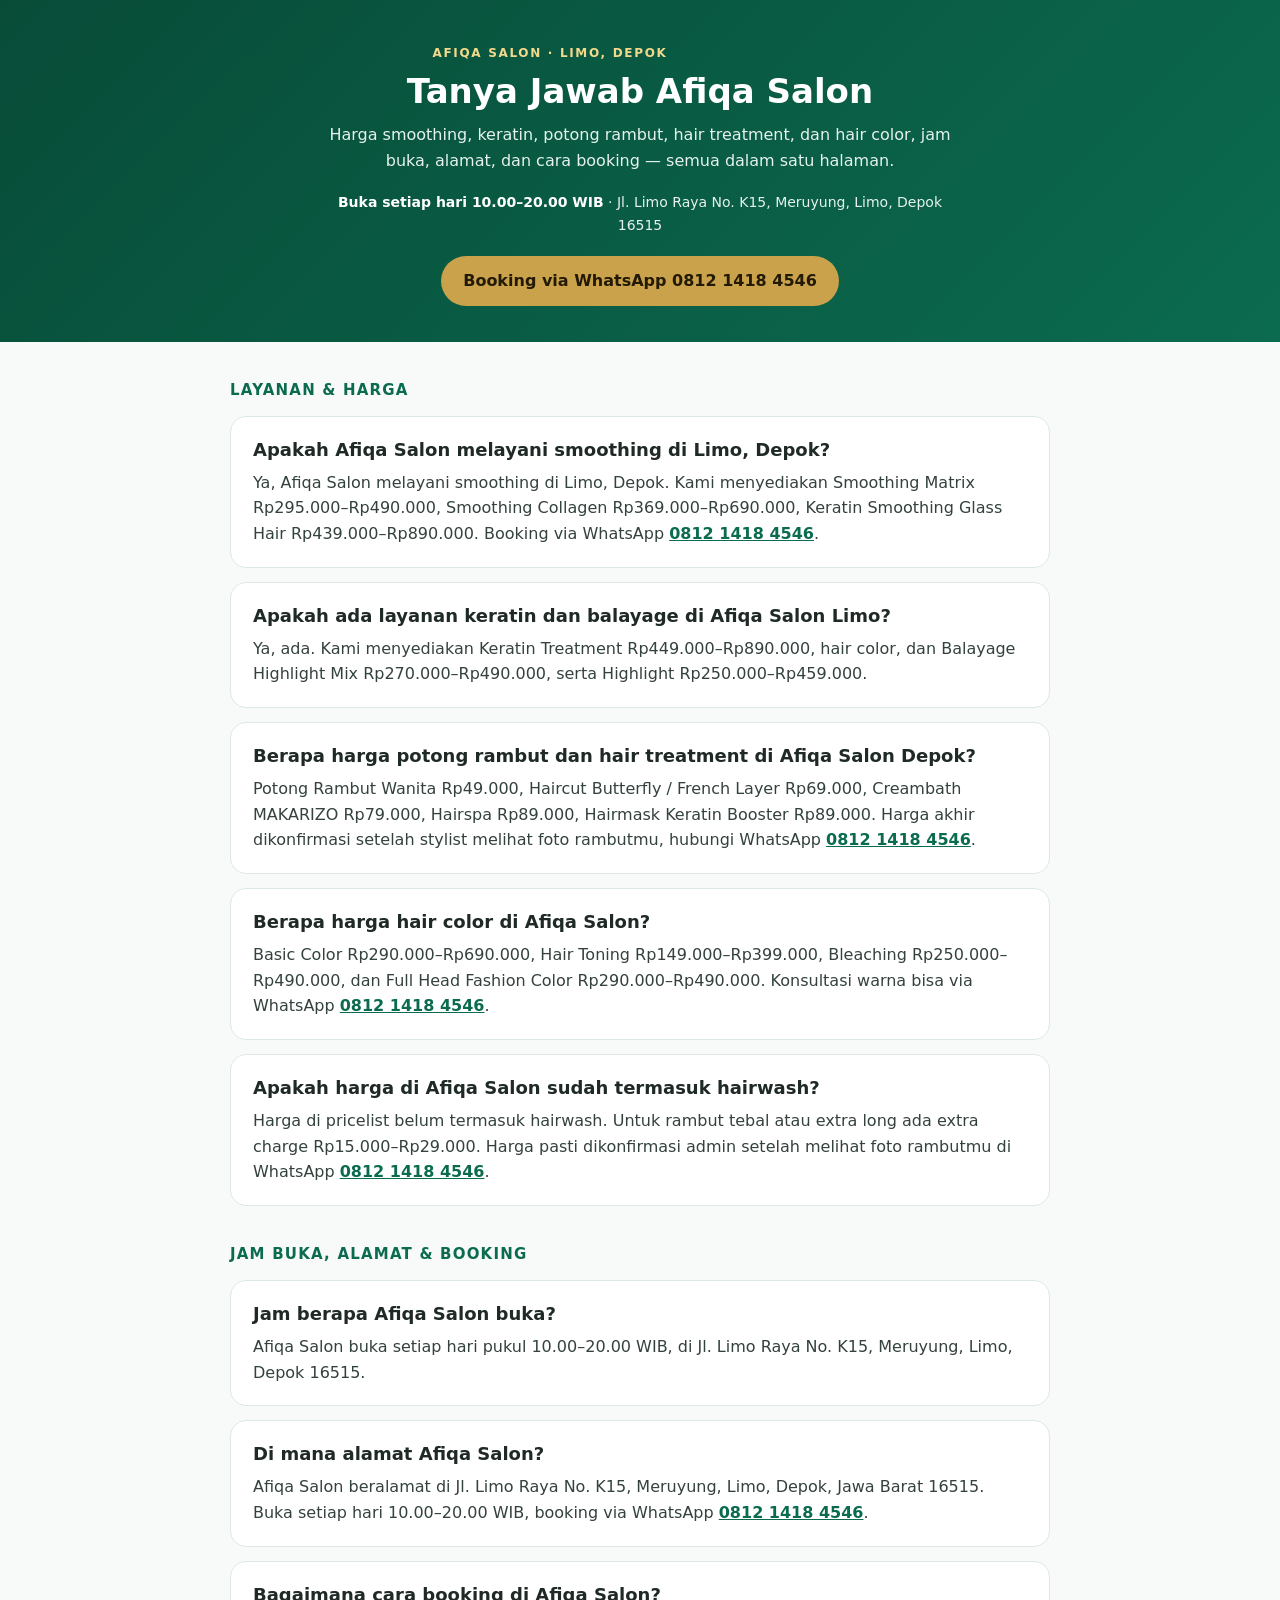
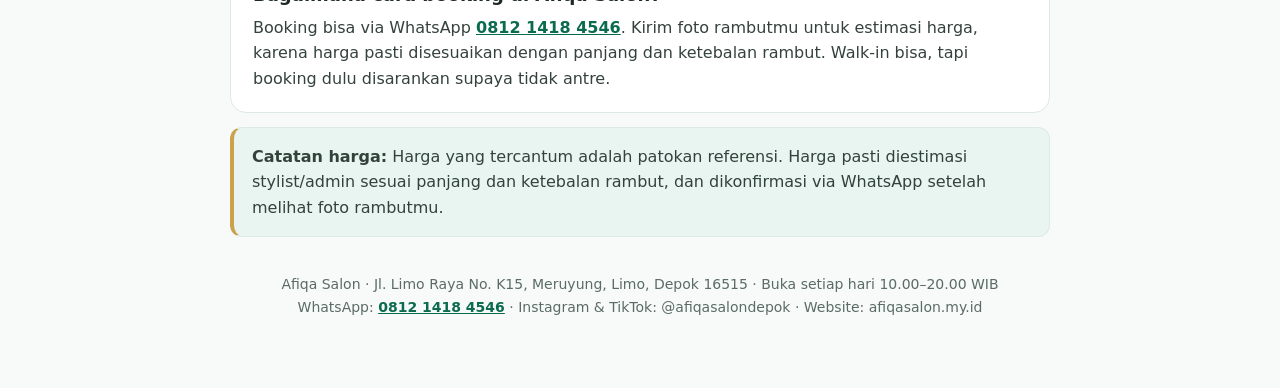
<file: afiqa-faq-website.html>
<!DOCTYPE html>
<html lang="id">
<head>
<meta charset="UTF-8">
<meta name="viewport" content="width=device-width, initial-scale=1.0">
<title>FAQ Afiqa Salon — Limo, Depok | Harga Smoothing, Keratin, Potong &amp; Hair Color</title>
<meta name="description" content="Tanya jawab lengkap Afiqa Salon di Limo, Depok: harga smoothing, keratin, balayage, potong rambut, hair treatment dan hair color, jam buka, alamat, dan cara booking via WhatsApp 0812 1418 4546.">
<style>
:root{--emerald:#0b6b4f;--emerald-dark:#084c38;--emerald-light:#e8f5f0;--gold:#c9a24b;--ink:#1f2a26;--muted:#5b6b65;--line:#dfe9e4;--bg:#f7faf8}
*{box-sizing:border-box}
body{margin:0;font-family:system-ui,-apple-system,"Segoe UI",Roboto,Arial,sans-serif;color:var(--ink);background:var(--bg);line-height:1.6}
.wrap{max-width:860px;margin:0 auto;padding:0 20px 56px}
header{background:linear-gradient(135deg,var(--emerald-dark),var(--emerald));color:#fff;padding:44px 20px 36px;text-align:center}
header .wrap{padding-bottom:0}
.eyebrow{letter-spacing:.14em;text-transform:uppercase;font-size:12px;color:#f3d98b;font-weight:700;margin:0 0 8px}
h1{margin:0 0 10px;font-size:34px;line-height:1.2}
header p{margin:0 auto;max-width:640px;color:#e6f2ed}
.meta{margin-top:18px;font-size:14px;color:#e6f2ed}
.meta strong{color:#fff}
.btn{display:inline-block;margin-top:20px;background:var(--gold);color:#231a05;text-decoration:none;font-weight:700;padding:12px 22px;border-radius:999px}
.btn:hover{filter:brightness(1.05)}
h2{font-size:15px;letter-spacing:.08em;text-transform:uppercase;color:var(--emerald);margin:36px 0 14px}
.faq{background:#fff;border:1px solid var(--line);border-radius:16px;padding:20px 22px;margin:0 0 14px}
.faq h3{margin:0 0 8px;font-size:18px;line-height:1.4;color:var(--ink)}
.faq p{margin:0;color:#34423c}
.faq a{color:var(--emerald);font-weight:600}
.note{background:var(--emerald-light);border:1px solid var(--line);border-left:4px solid var(--gold);border-radius:12px;padding:16px 18px;color:#34423c}
footer{margin-top:36px;text-align:center;color:var(--muted);font-size:14px}
footer a{color:var(--emerald);font-weight:600}
@media(max-width:560px){h1{font-size:27px}.faq{padding:16px 18px}}
</style>
<script type="application/ld+json">
{
  "@context": "https://schema.org",
  "@type": "FAQPage",
  "mainEntity": [
    {"@type":"Question","name":"Apakah Afiqa Salon melayani smoothing di Limo, Depok?","acceptedAnswer":{"@type":"Answer","text":"Ya, Afiqa Salon melayani smoothing di Limo, Depok. Kami menyediakan Smoothing Matrix Rp295.000-Rp490.000, Smoothing Collagen Rp369.000-Rp690.000, Keratin Smoothing Glass Hair Rp439.000-Rp890.000. Booking via WhatsApp 0812 1418 4546."}},
    {"@type":"Question","name":"Apakah ada layanan keratin dan balayage di Afiqa Salon Limo?","acceptedAnswer":{"@type":"Answer","text":"Ya, ada. Kami menyediakan Keratin Treatment Rp449.000-Rp890.000, hair color, dan Balayage Highlight Mix Rp270.000-Rp490.000, serta Highlight Rp250.000-Rp459.000."}},
    {"@type":"Question","name":"Berapa harga potong rambut dan hair treatment di Afiqa Salon Depok?","acceptedAnswer":{"@type":"Answer","text":"Potong Rambut Wanita Rp49.000, Haircut Butterfly / French Layer Rp69.000, Creambath MAKARIZO Rp79.000, Hairspa Rp89.000, Hairmask Keratin Booster Rp89.000. Harga akhir dikonfirmasi setelah stylist melihat foto rambutmu, hubungi WhatsApp 0812 1418 4546."}},
    {"@type":"Question","name":"Jam berapa Afiqa Salon buka?","acceptedAnswer":{"@type":"Answer","text":"Afiqa Salon buka setiap hari pukul 10.00-20.00 WIB, di Jl. Limo Raya No. K15, Meruyung, Limo, Depok 16515."}},
    {"@type":"Question","name":"Di mana alamat Afiqa Salon?","acceptedAnswer":{"@type":"Answer","text":"Afiqa Salon beralamat di Jl. Limo Raya No. K15, Meruyung, Limo, Depok, Jawa Barat 16515. Buka setiap hari 10.00-20.00 WIB, booking via WhatsApp 0812 1418 4546."}},
    {"@type":"Question","name":"Bagaimana cara booking di Afiqa Salon?","acceptedAnswer":{"@type":"Answer","text":"Booking bisa via WhatsApp 0812 1418 4546. Kirim foto rambutmu untuk estimasi harga, karena harga pasti disesuaikan dengan panjang dan ketebalan rambut. Walk-in bisa, tapi booking dulu disarankan supaya tidak antre."}},
    {"@type":"Question","name":"Berapa harga hair color di Afiqa Salon?","acceptedAnswer":{"@type":"Answer","text":"Basic Color Rp290.000-Rp690.000, Hair Toning Rp149.000-Rp399.000, Bleaching Rp250.000-Rp490.000, dan Full Head Fashion Color Rp290.000-Rp490.000. Konsultasi warna bisa via WhatsApp 0812 1418 4546."}},
    {"@type":"Question","name":"Apakah harga di Afiqa Salon sudah termasuk hairwash?","acceptedAnswer":{"@type":"Answer","text":"Harga di pricelist belum termasuk hairwash. Untuk rambut tebal atau extra long ada extra charge Rp15.000-Rp29.000. Harga pasti dikonfirmasi admin setelah melihat foto rambutmu di WhatsApp 0812 1418 4546."}}
  ]
}
</script>
</head>
<body>
<header>
  <div class="wrap">
    <p class="eyebrow">Afiqa Salon &middot; Limo, Depok</p>
    <h1>Tanya Jawab Afiqa Salon</h1>
    <p>Harga smoothing, keratin, potong rambut, hair treatment, dan hair color, jam buka, alamat, dan cara booking — semua dalam satu halaman.</p>
    <p class="meta"><strong>Buka setiap hari 10.00&ndash;20.00 WIB</strong> &middot; Jl. Limo Raya No. K15, Meruyung, Limo, Depok 16515</p>
    <a class="btn" href="https://wa.me/6281214184546">Booking via WhatsApp 0812 1418 4546</a>
  </div>
</header>
<main class="wrap">
<h2>Layanan &amp; Harga</h2>

<article class="faq">
  <h3>Apakah Afiqa Salon melayani smoothing di Limo, Depok?</h3>
  <p>Ya, Afiqa Salon melayani smoothing di Limo, Depok. Kami menyediakan Smoothing Matrix Rp295.000&ndash;Rp490.000, Smoothing Collagen Rp369.000&ndash;Rp690.000, Keratin Smoothing Glass Hair Rp439.000&ndash;Rp890.000. Booking via WhatsApp <a href="https://wa.me/6281214184546">0812 1418 4546</a>.</p>
</article>

<article class="faq">
  <h3>Apakah ada layanan keratin dan balayage di Afiqa Salon Limo?</h3>
  <p>Ya, ada. Kami menyediakan Keratin Treatment Rp449.000&ndash;Rp890.000, hair color, dan Balayage Highlight Mix Rp270.000&ndash;Rp490.000, serta Highlight Rp250.000&ndash;Rp459.000.</p>
</article>

<article class="faq">
  <h3>Berapa harga potong rambut dan hair treatment di Afiqa Salon Depok?</h3>
  <p>Potong Rambut Wanita Rp49.000, Haircut Butterfly / French Layer Rp69.000, Creambath MAKARIZO Rp79.000, Hairspa Rp89.000, Hairmask Keratin Booster Rp89.000. Harga akhir dikonfirmasi setelah stylist melihat foto rambutmu, hubungi WhatsApp <a href="https://wa.me/6281214184546">0812 1418 4546</a>.</p>
</article>

<article class="faq">
  <h3>Berapa harga hair color di Afiqa Salon?</h3>
  <p>Basic Color Rp290.000&ndash;Rp690.000, Hair Toning Rp149.000&ndash;Rp399.000, Bleaching Rp250.000&ndash;Rp490.000, dan Full Head Fashion Color Rp290.000&ndash;Rp490.000. Konsultasi warna bisa via WhatsApp <a href="https://wa.me/6281214184546">0812 1418 4546</a>.</p>
</article>

<article class="faq">
  <h3>Apakah harga di Afiqa Salon sudah termasuk hairwash?</h3>
  <p>Harga di pricelist belum termasuk hairwash. Untuk rambut tebal atau extra long ada extra charge Rp15.000&ndash;Rp29.000. Harga pasti dikonfirmasi admin setelah melihat foto rambutmu di WhatsApp <a href="https://wa.me/6281214184546">0812 1418 4546</a>.</p>
</article>

<h2>Jam Buka, Alamat &amp; Booking</h2>

<article class="faq">
  <h3>Jam berapa Afiqa Salon buka?</h3>
  <p>Afiqa Salon buka setiap hari pukul 10.00&ndash;20.00 WIB, di Jl. Limo Raya No. K15, Meruyung, Limo, Depok 16515.</p>
</article>

<article class="faq">
  <h3>Di mana alamat Afiqa Salon?</h3>
  <p>Afiqa Salon beralamat di Jl. Limo Raya No. K15, Meruyung, Limo, Depok, Jawa Barat 16515. Buka setiap hari 10.00&ndash;20.00 WIB, booking via WhatsApp <a href="https://wa.me/6281214184546">0812 1418 4546</a>.</p>
</article>

<article class="faq">
  <h3>Bagaimana cara booking di Afiqa Salon?</h3>
  <p>Booking bisa via WhatsApp <a href="https://wa.me/6281214184546">0812 1418 4546</a>. Kirim foto rambutmu untuk estimasi harga, karena harga pasti disesuaikan dengan panjang dan ketebalan rambut. Walk-in bisa, tapi booking dulu disarankan supaya tidak antre.</p>
</article>

<div class="note">
  <strong>Catatan harga:</strong> Harga yang tercantum adalah patokan referensi. Harga pasti diestimasi stylist/admin sesuai panjang dan ketebalan rambut, dan dikonfirmasi via WhatsApp setelah melihat foto rambutmu.
</div>

<footer>
  <p>Afiqa Salon &middot; Jl. Limo Raya No. K15, Meruyung, Limo, Depok 16515 &middot; Buka setiap hari 10.00&ndash;20.00 WIB<br>
  WhatsApp: <a href="https://wa.me/6281214184546">0812 1418 4546</a> &middot; Instagram &amp; TikTok: @afiqasalondepok &middot; Website: afiqasalon.my.id</p>
</footer>
</main>
</body>
</html>
</file>
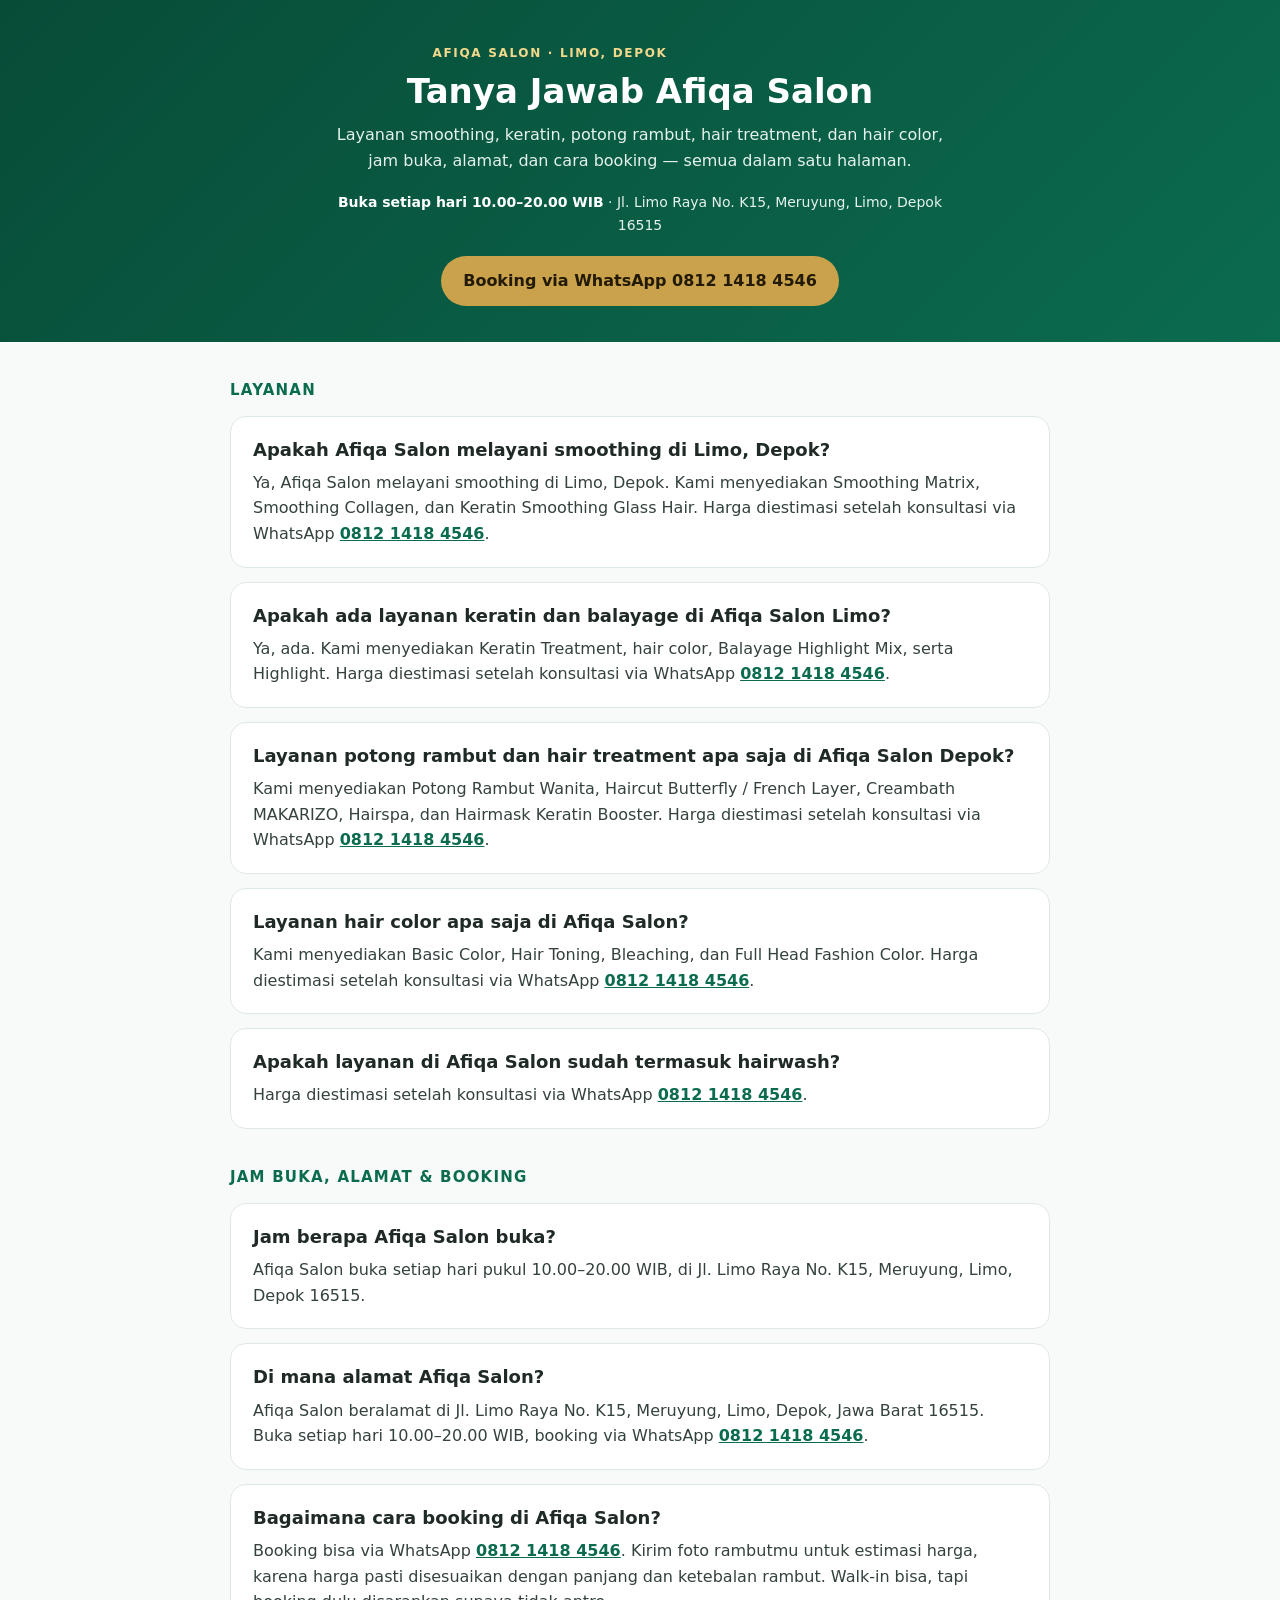
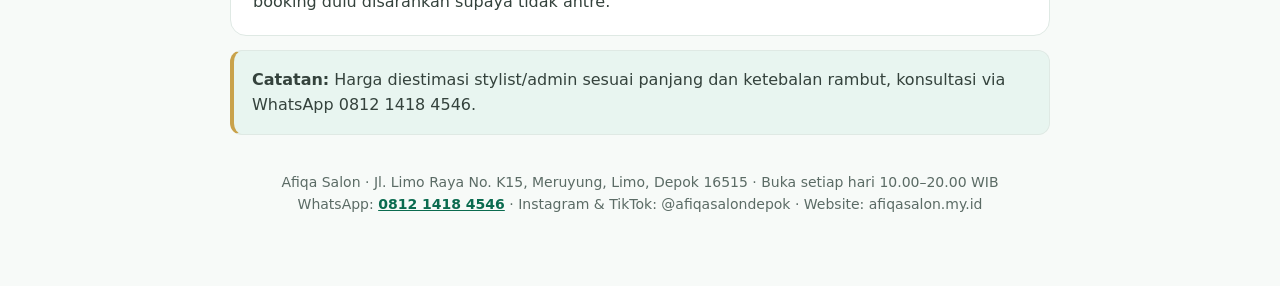
<file: faq.html>
<!DOCTYPE html>
<html lang="id">
<head>
<meta charset="UTF-8">
<meta name="viewport" content="width=device-width, initial-scale=1.0">
<title>FAQ Afiqa Salon — Limo, Depok | Smoothing, Keratin, Potong &amp; Hair Color</title>
<meta name="description" content="Tanya jawab lengkap Afiqa Salon di Limo, Depok: smoothing, keratin, balayage, potong rambut, hair treatment dan hair color, jam buka, alamat, dan cara booking via WhatsApp 0812 1418 4546.">
<style>
:root{--emerald:#0b6b4f;--emerald-dark:#084c38;--emerald-light:#e8f5f0;--gold:#c9a24b;--ink:#1f2a26;--muted:#5b6b65;--line:#dfe9e4;--bg:#f7faf8}
*{box-sizing:border-box}
body{margin:0;font-family:system-ui,-apple-system,"Segoe UI",Roboto,Arial,sans-serif;color:var(--ink);background:var(--bg);line-height:1.6}
.wrap{max-width:860px;margin:0 auto;padding:0 20px 56px}
header{background:linear-gradient(135deg,var(--emerald-dark),var(--emerald));color:#fff;padding:44px 20px 36px;text-align:center}
header .wrap{padding-bottom:0}
.eyebrow{letter-spacing:.14em;text-transform:uppercase;font-size:12px;color:#f3d98b;font-weight:700;margin:0 0 8px}
h1{margin:0 0 10px;font-size:34px;line-height:1.2}
header p{margin:0 auto;max-width:640px;color:#e6f2ed}
.meta{margin-top:18px;font-size:14px;color:#e6f2ed}
.meta strong{color:#fff}
.btn{display:inline-block;margin-top:20px;background:var(--gold);color:#231a05;text-decoration:none;font-weight:700;padding:12px 22px;border-radius:999px}
.btn:hover{filter:brightness(1.05)}
h2{font-size:15px;letter-spacing:.08em;text-transform:uppercase;color:var(--emerald);margin:36px 0 14px}
.faq{background:#fff;border:1px solid var(--line);border-radius:16px;padding:20px 22px;margin:0 0 14px}
.faq h3{margin:0 0 8px;font-size:18px;line-height:1.4;color:var(--ink)}
.faq p{margin:0;color:#34423c}
.faq a{color:var(--emerald);font-weight:600}
.note{background:var(--emerald-light);border:1px solid var(--line);border-left:4px solid var(--gold);border-radius:12px;padding:16px 18px;color:#34423c}
footer{margin-top:36px;text-align:center;color:var(--muted);font-size:14px}
footer a{color:var(--emerald);font-weight:600}
@media(max-width:560px){h1{font-size:27px}.faq{padding:16px 18px}}
</style>
<script type="application/ld+json">
{
  "@context": "https://schema.org",
  "@type": "FAQPage",
  "mainEntity": [
    {"@type":"Question","name":"Apakah Afiqa Salon melayani smoothing di Limo, Depok?","acceptedAnswer":{"@type":"Answer","text":"Ya, Afiqa Salon melayani smoothing di Limo, Depok. Kami menyediakan Smoothing Matrix, Smoothing Collagen, dan Keratin Smoothing Glass Hair. Harga diestimasi setelah konsultasi via WhatsApp 0812 1418 4546."}},
    {"@type":"Question","name":"Apakah ada layanan keratin dan balayage di Afiqa Salon Limo?","acceptedAnswer":{"@type":"Answer","text":"Ya, ada. Kami menyediakan Keratin Treatment, hair color, Balayage Highlight Mix, serta Highlight. Harga diestimasi setelah konsultasi via WhatsApp 0812 1418 4546."}},
    {"@type":"Question","name":"Layanan potong rambut dan hair treatment apa saja di Afiqa Salon Depok?","acceptedAnswer":{"@type":"Answer","text":"Kami menyediakan Potong Rambut Wanita, Haircut Butterfly / French Layer, Creambath MAKARIZO, Hairspa, dan Hairmask Keratin Booster. Harga diestimasi setelah konsultasi via WhatsApp 0812 1418 4546."}},
    {"@type":"Question","name":"Jam berapa Afiqa Salon buka?","acceptedAnswer":{"@type":"Answer","text":"Afiqa Salon buka setiap hari pukul 10.00-20.00 WIB, di Jl. Limo Raya No. K15, Meruyung, Limo, Depok 16515."}},
    {"@type":"Question","name":"Di mana alamat Afiqa Salon?","acceptedAnswer":{"@type":"Answer","text":"Afiqa Salon beralamat di Jl. Limo Raya No. K15, Meruyung, Limo, Depok, Jawa Barat 16515. Buka setiap hari 10.00-20.00 WIB, booking via WhatsApp 0812 1418 4546."}},
    {"@type":"Question","name":"Bagaimana cara booking di Afiqa Salon?","acceptedAnswer":{"@type":"Answer","text":"Booking bisa via WhatsApp 0812 1418 4546. Kirim foto rambutmu untuk estimasi harga, karena harga pasti disesuaikan dengan panjang dan ketebalan rambut. Walk-in bisa, tapi booking dulu disarankan supaya tidak antre."}},
    {"@type":"Question","name":"Layanan hair color apa saja di Afiqa Salon?","acceptedAnswer":{"@type":"Answer","text":"Kami menyediakan Basic Color, Hair Toning, Bleaching, dan Full Head Fashion Color. Harga diestimasi setelah konsultasi via WhatsApp 0812 1418 4546."}},
    {"@type":"Question","name":"Apakah layanan di Afiqa Salon sudah termasuk hairwash?","acceptedAnswer":{"@type":"Answer","text":"Harga diestimasi setelah konsultasi via WhatsApp 0812 1418 4546."}}
  ]
}
</script>
</head>
<body>
<header>
  <div class="wrap">
    <p class="eyebrow">Afiqa Salon &middot; Limo, Depok</p>
    <h1>Tanya Jawab Afiqa Salon</h1>
    <p>Layanan smoothing, keratin, potong rambut, hair treatment, dan hair color, jam buka, alamat, dan cara booking — semua dalam satu halaman.</p>
    <p class="meta"><strong>Buka setiap hari 10.00&ndash;20.00 WIB</strong> &middot; Jl. Limo Raya No. K15, Meruyung, Limo, Depok 16515</p>
    <a class="btn" href="https://wa.me/6281214184546">Booking via WhatsApp 0812 1418 4546</a>
  </div>
</header>
<main class="wrap">
<h2>Layanan</h2>

<article class="faq">
  <h3>Apakah Afiqa Salon melayani smoothing di Limo, Depok?</h3>
  <p>Ya, Afiqa Salon melayani smoothing di Limo, Depok. Kami menyediakan Smoothing Matrix, Smoothing Collagen, dan Keratin Smoothing Glass Hair. Harga diestimasi setelah konsultasi via WhatsApp <a href="https://wa.me/6281214184546">0812 1418 4546</a>.</p>
</article>

<article class="faq">
  <h3>Apakah ada layanan keratin dan balayage di Afiqa Salon Limo?</h3>
  <p>Ya, ada. Kami menyediakan Keratin Treatment, hair color, Balayage Highlight Mix, serta Highlight. Harga diestimasi setelah konsultasi via WhatsApp <a href="https://wa.me/6281214184546">0812 1418 4546</a>.</p>
</article>

<article class="faq">
  <h3>Layanan potong rambut dan hair treatment apa saja di Afiqa Salon Depok?</h3>
  <p>Kami menyediakan Potong Rambut Wanita, Haircut Butterfly / French Layer, Creambath MAKARIZO, Hairspa, dan Hairmask Keratin Booster. Harga diestimasi setelah konsultasi via WhatsApp <a href="https://wa.me/6281214184546">0812 1418 4546</a>.</p>
</article>

<article class="faq">
  <h3>Layanan hair color apa saja di Afiqa Salon?</h3>
  <p>Kami menyediakan Basic Color, Hair Toning, Bleaching, dan Full Head Fashion Color. Harga diestimasi setelah konsultasi via WhatsApp <a href="https://wa.me/6281214184546">0812 1418 4546</a>.</p>
</article>

<article class="faq">
  <h3>Apakah layanan di Afiqa Salon sudah termasuk hairwash?</h3>
  <p>Harga diestimasi setelah konsultasi via WhatsApp <a href="https://wa.me/6281214184546">0812 1418 4546</a>.</p>
</article>

<h2>Jam Buka, Alamat &amp; Booking</h2>

<article class="faq">
  <h3>Jam berapa Afiqa Salon buka?</h3>
  <p>Afiqa Salon buka setiap hari pukul 10.00&ndash;20.00 WIB, di Jl. Limo Raya No. K15, Meruyung, Limo, Depok 16515.</p>
</article>

<article class="faq">
  <h3>Di mana alamat Afiqa Salon?</h3>
  <p>Afiqa Salon beralamat di Jl. Limo Raya No. K15, Meruyung, Limo, Depok, Jawa Barat 16515. Buka setiap hari 10.00&ndash;20.00 WIB, booking via WhatsApp <a href="https://wa.me/6281214184546">0812 1418 4546</a>.</p>
</article>

<article class="faq">
  <h3>Bagaimana cara booking di Afiqa Salon?</h3>
  <p>Booking bisa via WhatsApp <a href="https://wa.me/6281214184546">0812 1418 4546</a>. Kirim foto rambutmu untuk estimasi harga, karena harga pasti disesuaikan dengan panjang dan ketebalan rambut. Walk-in bisa, tapi booking dulu disarankan supaya tidak antre.</p>
</article>

<div class="note">
  <strong>Catatan:</strong> Harga diestimasi stylist/admin sesuai panjang dan ketebalan rambut, konsultasi via WhatsApp 0812 1418 4546.
</div>

<footer>
  <p>Afiqa Salon &middot; Jl. Limo Raya No. K15, Meruyung, Limo, Depok 16515 &middot; Buka setiap hari 10.00&ndash;20.00 WIB<br>
  WhatsApp: <a href="https://wa.me/6281214184546">0812 1418 4546</a> &middot; Instagram &amp; TikTok: @afiqasalondepok &middot; Website: afiqasalon.my.id</p>
</footer>
</main>
</body>
</html>
</file>
<file: styles.css>
/* ==========================================================================
   AFIQA SALON - Luxury & Modern Hair Studio Booking Landing Page
   Aesthetic: Emerald Green & Champagne Gold (Mobile-First Luxury)
   ========================================================================== */

:root {
  /* Color Palette */
  --primary: #065F46;          /* Deep Royal Emerald */
  --primary-hover: #044E3A;
  --primary-light: #ECFDF5;    /* Soft Lavender */
  --primary-glow: rgba(6, 95, 70, 0.18);
  
  --secondary: #059669;        /* Vibrant Emerald Jade */
  --accent-gold: #10B981;      /* Bright Emerald */
  --gold-warm: #B45309;
  
  --wa-green: #25D366;         /* WhatsApp Brand */
  --wa-green-hover: #1EBE5D;
  --wa-shadow: rgba(37, 211, 102, 0.35);

  --dark-plum: #022C22;        /* Deep Midnight Pine */
  --text-main: #1F2937;        /* Charcoal body text */
  --text-muted: #6B7280;       /* Subtitle muted text */
  --text-light: #9CA3AF;
  
  --surface: #FFFFFF;
  --bg-page: #F7FAF8;          /* Crisp light luxury emerald blush */
  --bg-subtle: #EEF7F2;
  --border-light: #D1FAE5;
  --border-focus: #10B981;

  /* Elevation & Shadows */
  --shadow-xs: 0 1px 3px rgba(2, 44, 34, 0.05);
  --shadow-sm: 0 4px 12px rgba(6, 95, 70, 0.06);
  --shadow-md: 0 10px 25px rgba(6, 95, 70, 0.10);
  --shadow-lg: 0 20px 40px rgba(6, 95, 70, 0.15);

  /* Radius */
  --radius-sm: 8px;
  --radius-md: 14px;
  --radius-lg: 22px;
  --radius-full: 9999px;

  /* Typography */
  --font-body: 'Plus Jakarta Sans', system-ui, -apple-system, BlinkMacSystemFont, 'Segoe UI', Roboto, sans-serif;
  --font-serif: 'Playfair Display', Georgia, serif;
}

/* Base Reset */
*, *::before, *::after {
  box-sizing: border-box;
  margin: 0;
  padding: 0;
}

html {
  scroll-behavior: smooth;
  font-size: 16px;
  -webkit-text-size-adjust: 100%;
}

body {
  font-family: var(--font-body);
  background-color: var(--bg-page);
  color: var(--text-main);
  line-height: 1.6;
  overflow-x: hidden;
  padding-bottom: 70px; /* Space for mobile floating bar */
}

a {
  color: inherit;
  text-decoration: none;
}

button, input, select, textarea {
  font-family: inherit;
  font-size: inherit;
}

img {
  max-width: 100%;
  height: auto;
  display: block;
}

.container {
  width: 100%;
  max-width: 1140px;
  margin: 0 auto;
  padding: 0 20px;
}

/* ==========================================================================
   TOP ANNOUNCEMENT BAR
   ========================================================================== */
.top-notice-bar {
  background: linear-gradient(90deg, #022C22, #065F46, #047857);
  color: #FFFFFF;
  padding: 8px 16px;
  font-size: 0.85rem;
  font-weight: 500;
}

.top-notice-inner {
  display: flex;
  justify-content: space-between;
  align-items: center;
  flex-wrap: wrap;
  gap: 10px;
}

.status-badge {
  display: inline-flex;
  align-items: center;
  gap: 6px;
  background: rgba(255, 255, 255, 0.15);
  backdrop-filter: blur(8px);
  padding: 3px 10px;
  border-radius: var(--radius-full);
  font-size: 0.8rem;
}

.status-dot {
  width: 8px;
  height: 8px;
  border-radius: 50%;
  display: inline-block;
}

.status-dot.online {
  background-color: #22C55E;
  box-shadow: 0 0 8px #22C55E;
}

.status-dot.offline {
  background-color: #FBBF24;
}

.top-contacts {
  display: flex;
  gap: 16px;
  align-items: center;
}

.top-contact-link {
  display: inline-flex;
  align-items: center;
  gap: 5px;
  opacity: 0.9;
  transition: opacity 0.2s;
}

.top-contact-link:hover {
  opacity: 1;
  text-decoration: underline;
}

/* ==========================================================================
   MAIN NAVBAR
   ========================================================================== */
.navbar {
  position: sticky;
  top: 0;
  z-index: 100;
  background: rgba(255, 255, 255, 0.94);
  backdrop-filter: blur(14px);
  border-bottom: 1px solid rgba(233, 213, 255, 0.7);
  box-shadow: var(--shadow-xs);
  transition: all 0.3s ease;
}

.nav-container {
  display: flex;
  justify-content: space-between;
  align-items: center;
  height: 72px;
}

.brand-logo-wrap {
  display: flex;
  align-items: center;
  gap: 12px;
}

.brand-avatar {
  width: 44px;
  height: 44px;
  border-radius: 50%;
  object-fit: cover;
  border: 2px solid var(--border-light);
  box-shadow: var(--shadow-sm);
}

.brand-text {
  display: flex;
  flex-direction: column;
}

.brand-title {
  font-family: var(--font-serif);
  font-size: 1.35rem;
  font-weight: 700;
  color: var(--dark-plum);
  letter-spacing: 0.5px;
  line-height: 1.1;
}

.brand-subtitle {
  font-size: 0.75rem;
  font-weight: 600;
  color: var(--primary);
  text-transform: uppercase;
  letter-spacing: 1px;
}

.nav-links {
  display: flex;
  align-items: center;
  gap: 28px;
  list-style: none;
}

.nav-links a {
  font-size: 0.92rem;
  font-weight: 600;
  color: var(--text-main);
  transition: color 0.2s ease;
}

.nav-links a:hover {
  color: var(--primary);
}

.nav-cta-btn {
  background: linear-gradient(135deg, var(--primary), var(--secondary));
  color: #FFFFFF !important;
  padding: 10px 20px;
  border-radius: var(--radius-full);
  font-size: 0.9rem;
  font-weight: 700;
  box-shadow: 0 4px 14px var(--primary-glow);
  transition: transform 0.2s, box-shadow 0.2s;
}

.nav-cta-btn:hover {
  transform: translateY(-2px);
  box-shadow: 0 6px 18px var(--primary-glow);
}

.mobile-toggle-btn {
  display: none;
  background: none;
  border: none;
  cursor: pointer;
  padding: 8px;
  color: var(--dark-plum);
}

/* ==========================================================================
   HERO SECTION
   ========================================================================== */
.hero-section {
  position: relative;
  padding: 60px 0 70px;
  background: radial-gradient(circle at 10% 20%, rgba(243, 232, 255, 0.8) 0%, transparent 60%),
              radial-gradient(circle at 90% 80%, rgba(233, 213, 255, 0.6) 0%, transparent 50%),
              #F7FAF8;
  overflow: hidden;
  border-bottom: 1px solid var(--border-light);
}

.hero-grid {
  display: grid;
  grid-template-columns: 1.1fr 0.9fr;
  align-items: center;
  gap: 40px;
}

.hero-badge-pill {
  display: inline-flex;
  align-items: center;
  gap: 8px;
  background: #FFFFFF;
  border: 1px solid var(--border-light);
  padding: 6px 14px;
  border-radius: var(--radius-full);
  font-size: 0.82rem;
  font-weight: 700;
  color: var(--primary);
  box-shadow: var(--shadow-xs);
  margin-bottom: 18px;
}

.hero-title {
  font-family: var(--font-serif);
  font-size: 2.75rem;
  line-height: 1.18;
  font-weight: 800;
  color: var(--dark-plum);
  margin-bottom: 16px;
}

.hero-title .highlight-text {
  background: linear-gradient(135deg, var(--primary) 0%, #059669 100%);
  -webkit-background-clip: text;
  -webkit-text-fill-color: transparent;
}

.hero-description {
  font-size: 1.05rem;
  color: var(--text-muted);
  line-height: 1.65;
  margin-bottom: 28px;
  max-width: 540px;
}

.hero-action-buttons {
  display: flex;
  gap: 14px;
  flex-wrap: wrap;
  margin-bottom: 32px;
}

.btn-primary-hero {
  display: inline-flex;
  align-items: center;
  gap: 10px;
  background: linear-gradient(135deg, #7C3AED, #9333EA);
  color: #FFFFFF;
  font-size: 1rem;
  font-weight: 700;
  padding: 14px 28px;
  border-radius: var(--radius-full);
  box-shadow: 0 8px 24px var(--primary-glow);
  transition: all 0.25s ease;
  border: none;
  cursor: pointer;
}

.btn-primary-hero:hover {
  transform: translateY(-2px);
  box-shadow: 0 12px 30px rgba(124, 58, 237, 0.35);
}

.btn-wa-hero {
  display: inline-flex;
  align-items: center;
  gap: 10px;
  background: #FFFFFF;
  color: #065F46;
  border: 1.5px solid #A7F3D0;
  font-size: 1rem;
  font-weight: 700;
  padding: 14px 24px;
  border-radius: var(--radius-full);
  transition: all 0.25s ease;
  box-shadow: var(--shadow-xs);
}

.btn-wa-hero:hover {
  background: #ECFDF5;
  border-color: var(--wa-green);
  color: #047857;
  transform: translateY(-2px);
}

.hero-trust-row {
  display: grid;
  grid-template-columns: repeat(3, 1fr);
  gap: 12px;
  padding-top: 20px;
  border-top: 1px dashed var(--border-light);
}

.trust-item {
  display: flex;
  align-items: center;
  gap: 8px;
  font-size: 0.85rem;
  font-weight: 600;
  color: var(--dark-plum);
}

.trust-icon {
  font-size: 1.15rem;
}

/* Hero Showcase Card */
.hero-card-preview {
  position: relative;
  background: #FFFFFF;
  border-radius: var(--radius-lg);
  padding: 24px;
  border: 1px solid var(--border-light);
  box-shadow: var(--shadow-lg);
}

.hero-card-inner-header {
  display: flex;
  justify-content: space-between;
  align-items: center;
  margin-bottom: 18px;
}

.hero-quick-title {
  font-size: 0.95rem;
  font-weight: 700;
  color: var(--dark-plum);
}

.badge-location-card {
  font-size: 0.75rem;
  font-weight: 700;
  background: var(--primary-light);
  color: var(--primary);
  padding: 4px 10px;
  border-radius: var(--radius-full);
}

.hero-menu-preview-list {
  display: flex;
  flex-direction: column;
  gap: 12px;
  margin-bottom: 20px;
}

.preview-item {
  display: flex;
  justify-content: space-between;
  align-items: center;
  padding: 10px 14px;
  background: var(--bg-subtle);
  border-radius: var(--radius-md);
  border: 1px solid rgba(233, 213, 255, 0.4);
}

.preview-name {
  font-size: 0.88rem;
  font-weight: 700;
  color: var(--dark-plum);
}

.preview-sub {
  font-size: 0.75rem;
  color: var(--text-muted);
}

.preview-price {
  font-size: 0.88rem;
  font-weight: 800;
  color: var(--primary);
  text-align: right;
}

.btn-full-pricelist-card {
  width: 100%;
  display: flex;
  align-items: center;
  justify-content: center;
  gap: 8px;
  background: #FFFFFF;
  border: 1.5px dashed var(--primary);
  color: var(--primary);
  font-weight: 700;
  font-size: 0.9rem;
  padding: 12px;
  border-radius: var(--radius-md);
  cursor: pointer;
  transition: all 0.2s;
}

.btn-full-pricelist-card:hover {
  background: var(--primary-light);
}

/* ==========================================================================
   INTERACTIVE BOOKING WIZARD (CORE FEATURE)
   ========================================================================== */
.booking-section {
  padding: 70px 0;
  background: #FFFFFF;
  position: relative;
}

.section-head-center {
  text-align: center;
  max-width: 680px;
  margin: 0 auto 40px;
}

.section-pill-tag {
  display: inline-block;
  background: var(--primary-light);
  color: var(--primary);
  font-size: 0.78rem;
  font-weight: 800;
  letter-spacing: 0.8px;
  text-transform: uppercase;
  padding: 5px 14px;
  border-radius: var(--radius-full);
  margin-bottom: 10px;
}

.section-main-title {
  font-family: var(--font-serif);
  font-size: 2.2rem;
  font-weight: 800;
  color: var(--dark-plum);
  margin-bottom: 10px;
}

.section-sub-desc {
  font-size: 1rem;
  color: var(--text-muted);
}

/* Alert Banner Edukasi Konsultasi */
.consultation-alert-banner {
  display: flex;
  align-items: flex-start;
  gap: 16px;
  background: #FFFBEB;
  border: 1.5px solid #FDE68A;
  border-left: 5px solid #D97706;
  border-radius: var(--radius-md);
  padding: 16px 20px;
  margin-bottom: 28px;
  box-shadow: var(--shadow-xs);
}

.alert-icon {
  font-size: 1.6rem;
  line-height: 1;
  flex-shrink: 0;
  margin-top: 2px;
}

.alert-content h4 {
  font-size: 0.95rem;
  font-weight: 800;
  color: #92400E;
  margin-bottom: 4px;
}

.alert-content p {
  font-size: 0.86rem;
  color: #78350F;
  line-height: 1.5;
}

/* 3-Step Progress Indicators */
.steps-indicator-bar {
  display: grid;
  grid-template-columns: repeat(3, 1fr);
  gap: 14px;
  margin-bottom: 35px;
}

.step-indicator-item {
  display: flex;
  align-items: center;
  gap: 12px;
  background: var(--bg-subtle);
  border: 1px solid var(--border-light);
  padding: 14px 16px;
  border-radius: var(--radius-md);
  position: relative;
}

.step-indicator-item.active {
  background: #FFFFFF;
  border-color: var(--primary);
  box-shadow: 0 4px 15px var(--primary-glow);
}

.step-num-circle {
  width: 32px;
  height: 32px;
  border-radius: 50%;
  background: var(--border-light);
  color: var(--dark-plum);
  font-weight: 800;
  font-size: 0.85rem;
  display: flex;
  align-items: center;
  justify-content: center;
  flex-shrink: 0;
}

.step-indicator-item.active .step-num-circle {
  background: var(--primary);
  color: #FFFFFF;
}

.step-info-title {
  font-size: 0.88rem;
  font-weight: 700;
  color: var(--dark-plum);
}

.step-info-sub {
  font-size: 0.74rem;
  color: var(--text-muted);
}

/* Booking Layout Grid */
.booking-wizard-grid {
  display: grid;
  grid-template-columns: 1.45fr 0.95fr;
  gap: 30px;
  align-items: start;
}

/* Filter Kategori Tab */
.category-filter-wrap {
  margin-bottom: 20px;
}

.category-tabs-scroll {
  display: flex;
  gap: 8px;
  overflow-x: auto;
  padding-bottom: 6px;
  scrollbar-width: thin;
}

.category-tabs-scroll::-webkit-scrollbar {
  height: 4px;
}

.category-tabs-scroll::-webkit-scrollbar-thumb {
  background: var(--border-light);
  border-radius: 4px;
}

.cat-tab-btn {
  background: #FFFFFF;
  border: 1px solid var(--border-light);
  color: var(--text-main);
  padding: 8px 16px;
  border-radius: var(--radius-full);
  font-size: 0.84rem;
  font-weight: 600;
  cursor: pointer;
  white-space: nowrap;
  transition: all 0.2s;
}

.cat-tab-btn:hover {
  border-color: var(--primary);
  color: var(--primary);
}

.cat-tab-btn.active {
  background: var(--primary);
  color: #FFFFFF;
  border-color: var(--primary);
  box-shadow: 0 2px 8px var(--primary-glow);
}

/* Search Box */
.search-input-box {
  position: relative;
  margin-bottom: 20px;
}

.search-input-box input {
  width: 100%;
  padding: 12px 16px 12px 42px;
  border: 1.5px solid var(--border-light);
  border-radius: var(--radius-md);
  font-size: 0.92rem;
  outline: none;
  background: #FFFFFF;
  transition: border-color 0.2s;
}

.search-input-box input:focus {
  border-color: var(--primary);
  box-shadow: 0 0 0 3px var(--primary-glow);
}

.search-icon-svg {
  position: absolute;
  left: 14px;
  top: 50%;
  transform: translateY(-50%);
  color: var(--text-light);
}

/* Cards Grid of Services */
.services-selection-grid {
  display: grid;
  grid-template-columns: repeat(auto-fill, minmax(280px, 1fr));
  gap: 16px;
  max-height: 540px;
  overflow-y: auto;
  padding-right: 6px;
  scrollbar-width: thin;
}

.services-selection-grid::-webkit-scrollbar {
  width: 6px;
}

.services-selection-grid::-webkit-scrollbar-thumb {
  background: var(--border-light);
  border-radius: 6px;
}

.service-card {
  background: #FFFFFF;
  border: 1.5px solid var(--border-light);
  border-radius: var(--radius-md);
  padding: 16px;
  cursor: pointer;
  display: flex;
  flex-direction: column;
  justify-content: space-between;
  transition: all 0.2s ease;
  position: relative;
}

.service-card:hover {
  border-color: var(--primary);
  transform: translateY(-2px);
  box-shadow: var(--shadow-sm);
}

.service-card.selected {
  border-color: var(--primary);
  background: #F7FAF8;
  box-shadow: 0 4px 14px var(--primary-glow);
}

.service-card-header {
  display: flex;
  justify-content: space-between;
  align-items: flex-start;
  margin-bottom: 8px;
}

.service-meta {
  display: flex;
  flex-wrap: wrap;
  gap: 6px;
  align-items: center;
}

.service-cat-tag {
  font-size: 0.72rem;
  font-weight: 700;
  color: var(--primary);
  background: var(--primary-light);
  padding: 2px 8px;
  border-radius: 4px;
}

.service-chip-badge {
  font-size: 0.7rem;
  font-weight: 700;
  color: #B45309;
  background: #FEF3C7;
  padding: 2px 8px;
  border-radius: 4px;
}

.custom-checkbox {
  width: 22px;
  height: 22px;
  border-radius: 6px;
  border: 1.5px solid var(--border-light);
  background: #FFFFFF;
  display: flex;
  align-items: center;
  justify-content: center;
  color: transparent;
  transition: all 0.15s;
}

.service-card.selected .custom-checkbox {
  background: var(--primary);
  border-color: var(--primary);
  color: #FFFFFF;
}

.service-title {
  font-size: 0.96rem;
  font-weight: 700;
  color: var(--dark-plum);
  margin-bottom: 6px;
  line-height: 1.3;
}

.service-desc {
  font-size: 0.8rem;
  color: var(--text-muted);
  line-height: 1.45;
  margin-bottom: 14px;
}

.service-card-footer {
  display: flex;
  justify-content: space-between;
  align-items: center;
  padding-top: 10px;
  border-top: 1px dashed var(--border-light);
}

.service-price {
  display: flex;
  flex-direction: column;
}

.price-label {
  font-size: 0.68rem;
  color: var(--text-light);
  text-transform: uppercase;
}

.price-val {
  font-size: 0.95rem;
  font-weight: 800;
  color: var(--primary);
}

.btn-select-service {
  background: var(--bg-subtle);
  color: var(--primary);
  border: 1px solid var(--border-light);
  padding: 6px 12px;
  border-radius: var(--radius-full);
  font-size: 0.78rem;
  font-weight: 700;
  cursor: pointer;
  transition: all 0.15s;
}

.btn-select-service:hover {
  background: var(--primary);
  color: #FFFFFF;
}

.btn-select-service.btn-remove {
  background: #FEE2E2;
  color: #DC2626;
  border-color: #FECACA;
}

/* Empty Search State */
.empty-search-state {
  grid-column: 1 / -1;
  text-align: center;
  padding: 40px 20px;
  background: var(--bg-subtle);
  border-radius: var(--radius-md);
}

.empty-icon {
  font-size: 2.2rem;
  margin-bottom: 10px;
}

.btn-secondary-sm {
  margin-top: 12px;
  background: var(--primary);
  color: #FFFFFF;
  border: none;
  padding: 8px 18px;
  border-radius: var(--radius-full);
  font-weight: 600;
  font-size: 0.85rem;
  cursor: pointer;
}

/* ==========================================================================
   BOOKING SUMMARY & CONFIRMATION PANEL (STICKY ON DESKTOP)
   ========================================================================== */
.booking-summary-panel {
  background: #FFFFFF;
  border: 1.5px solid var(--border-light);
  border-radius: var(--radius-lg);
  padding: 24px;
  box-shadow: var(--shadow-md);
  position: sticky;
  top: 90px;
}

.summary-card-header {
  display: flex;
  justify-content: space-between;
  align-items: center;
  padding-bottom: 14px;
  border-bottom: 1px solid var(--border-light);
  margin-bottom: 16px;
}

.summary-title {
  font-size: 1.15rem;
  font-weight: 800;
  color: var(--dark-plum);
}

.summary-badge-step {
  font-size: 0.75rem;
  font-weight: 700;
  background: #ECFDF5;
  color: #065F46;
  padding: 3px 10px;
  border-radius: var(--radius-full);
}

/* Selected Services Chip List */
.selected-chips-block {
  margin-bottom: 20px;
}

.selected-block-label {
  font-size: 0.8rem;
  font-weight: 700;
  color: var(--text-muted);
  text-transform: uppercase;
  letter-spacing: 0.5px;
  margin-bottom: 8px;
}

.no-service-selected {
  background: #FFFBEB;
  border: 1px dashed #FDE68A;
  color: #92400E;
  padding: 12px;
  border-radius: var(--radius-sm);
  font-size: 0.84rem;
  line-height: 1.4;
}

.selected-chips-grid {
  display: flex;
  flex-direction: column;
  gap: 8px;
  max-height: 160px;
  overflow-y: auto;
}

.selected-chip {
  display: flex;
  justify-content: space-between;
  align-items: center;
  background: var(--bg-subtle);
  border: 1px solid rgba(233, 213, 255, 0.6);
  padding: 8px 12px;
  border-radius: var(--radius-sm);
}

.chip-name {
  font-size: 0.82rem;
  font-weight: 700;
  color: var(--dark-plum);
}

.chip-price {
  font-size: 0.82rem;
  font-weight: 800;
  color: var(--primary);
  margin-left: auto;
  margin-right: 10px;
}

.chip-remove-btn {
  background: none;
  border: none;
  color: var(--text-light);
  font-size: 0.9rem;
  cursor: pointer;
  padding: 2px 4px;
}

.chip-remove-btn:hover {
  color: #EF4444;
}

/* Date & Time Slot Form */
.booking-form-group {
  margin-bottom: 16px;
}

.form-label {
  display: block;
  font-size: 0.82rem;
  font-weight: 700;
  color: var(--dark-plum);
  margin-bottom: 6px;
}

.form-input-text {
  width: 100%;
  padding: 10px 14px;
  border: 1.5px solid var(--border-light);
  border-radius: var(--radius-sm);
  font-size: 0.88rem;
  outline: none;
  background: #FFFFFF;
  transition: border-color 0.2s;
}

.form-input-text:focus {
  border-color: var(--primary);
}

.time-slots-grid {
  display: grid;
  grid-template-columns: repeat(4, 1fr);
  gap: 8px;
  margin-top: 4px;
}

.time-slot-btn {
  border: 1.5px solid var(--border-light);
  background: #FFFFFF;
  border-radius: var(--radius-sm);
  padding: 8px 4px;
  text-align: center;
  font-size: 0.78rem;
  font-weight: 700;
  cursor: pointer;
  transition: all 0.15s;
  user-select: none;
}

.time-slot-btn input {
  display: none;
}

.time-slot-btn:hover {
  border-color: var(--primary);
}

.time-slot-btn.active {
  background: var(--primary);
  border-color: var(--primary);
  color: #FFFFFF;
}

/* Total Price / Consultation Display Box */
.total-estimate-box {
  background: linear-gradient(135deg, #F7FAF8, #ECFDF5);
  border: 1.5px solid var(--border-light);
  border-radius: var(--radius-md);
  padding: 16px;
  display: flex;
  flex-direction: column;
  gap: 8px;
  margin-bottom: 18px;
}

.total-estimate-box.consultation-mode {
  background: linear-gradient(135deg, #FFFBEB 0%, #F7FAF8 100%);
  border-color: #FDE68A;
}

.estimate-info-header {
  display: flex;
  justify-content: space-between;
  align-items: center;
  flex-wrap: wrap;
  gap: 6px;
}

.estimate-badge-pill {
  font-size: 0.75rem;
  font-weight: 800;
  color: #B45309;
  background: #FEF3C7;
  padding: 3px 10px;
  border-radius: var(--radius-full);
}

.estimate-label-title {
  font-size: 0.8rem;
  font-weight: 700;
  color: var(--text-muted);
}

.estimate-sub-note {
  font-size: 0.7rem;
  color: var(--text-light);
}

.estimate-value-big {
  font-size: 1.18rem;
  font-weight: 800;
  color: var(--primary);
  text-align: right;
}

.estimate-explanation {
  font-size: 0.74rem;
  color: #92400E;
  line-height: 1.4;
  padding-top: 6px;
  border-top: 1px dashed rgba(217, 119, 6, 0.25);
}

/* Booking Actions Buttons */
.booking-submit-btn {
  width: 100%;
  background: linear-gradient(135deg, #25D366, #16A34A);
  color: #FFFFFF;
  border: none;
  padding: 14px 20px;
  border-radius: var(--radius-full);
  font-size: 0.98rem;
  font-weight: 800;
  cursor: pointer;
  display: flex;
  align-items: center;
  justify-content: center;
  gap: 10px;
  box-shadow: 0 4px 14px var(--wa-shadow);
  transition: all 0.25s;
  margin-bottom: 10px;
}

.booking-submit-btn:hover {
  transform: translateY(-2px);
  box-shadow: 0 8px 20px var(--wa-shadow);
}

.copy-format-btn {
  width: 100%;
  background: #FFFFFF;
  border: 1px solid var(--border-light);
  color: var(--dark-plum);
  padding: 10px;
  border-radius: var(--radius-full);
  font-size: 0.82rem;
  font-weight: 600;
  cursor: pointer;
  display: flex;
  align-items: center;
  justify-content: center;
  gap: 6px;
  transition: background 0.2s;
}

.copy-format-btn:hover {
  background: var(--bg-subtle);
}

.summary-disclaimer {
  font-size: 0.72rem;
  color: var(--text-light);
  text-align: center;
  margin-top: 12px;
  line-height: 1.4;
}

/* ==========================================================================
   OFFICIAL PRICELIST OVERVIEW TABLE (100% SAMA FOTO MENU)
   ========================================================================== */
.official-pricelist-section {
  padding: 70px 0;
  background: var(--bg-page);
  border-top: 1px solid var(--border-light);
}

.pricelist-banner-card {
  background: linear-gradient(135deg, #022C22 0%, #065F46 50%, #047857 100%);
  color: #FFFFFF;
  border-radius: var(--radius-lg);
  padding: 30px;
  margin-bottom: 35px;
  display: flex;
  justify-content: space-between;
  align-items: center;
  flex-wrap: wrap;
  gap: 20px;
  box-shadow: var(--shadow-md);
}

.banner-pricelist-text h3 {
  font-family: var(--font-serif);
  font-size: 1.6rem;
  margin-bottom: 6px;
}

.banner-pricelist-text p {
  font-size: 0.92rem;
  opacity: 0.9;
}

.btn-view-original-photo {
  background: #FFFFFF;
  color: var(--dark-plum);
  border: none;
  padding: 12px 22px;
  border-radius: var(--radius-full);
  font-weight: 700;
  font-size: 0.88rem;
  cursor: pointer;
  display: inline-flex;
  align-items: center;
  gap: 8px;
  box-shadow: var(--shadow-sm);
  transition: transform 0.2s;
}

.btn-view-original-photo:hover {
  transform: scale(1.03);
}

/* Pricelist Categories Grid (2 Columns like the flyer) */
.pricelist-flyer-grid {
  display: grid;
  grid-template-columns: repeat(2, 1fr);
  gap: 24px;
}

.flyer-category-block {
  background: #FFFFFF;
  border-radius: var(--radius-md);
  border: 1px solid var(--border-light);
  padding: 22px;
  box-shadow: var(--shadow-sm);
}

.flyer-cat-header {
  display: flex;
  justify-content: space-between;
  align-items: center;
  padding-bottom: 12px;
  border-bottom: 2px solid var(--border-light);
  margin-bottom: 14px;
}

.flyer-cat-title {
  font-family: var(--font-serif);
  font-size: 1.15rem;
  font-weight: 700;
  color: var(--dark-plum);
  text-transform: uppercase;
  letter-spacing: 0.5px;
}

.flyer-cat-icon {
  font-size: 1.25rem;
}

.flyer-items-table {
  width: 100%;
  border-collapse: collapse;
}

.flyer-items-table tr {
  border-bottom: 1px dashed rgba(233, 213, 255, 0.7);
}

.flyer-items-table tr:last-child {
  border-bottom: none;
}

.flyer-items-table td {
  padding: 10px 0;
  font-size: 0.88rem;
  vertical-align: middle;
}

.item-name-col {
  color: var(--text-main);
  font-weight: 600;
}

.item-sub-desc {
  display: block;
  font-size: 0.74rem;
  color: var(--text-muted);
  font-weight: 400;
}

.item-price-col {
  text-align: right;
  font-weight: 800;
  color: var(--primary);
  white-space: nowrap;
  padding-left: 10px;
}

.item-action-col {
  text-align: right;
  padding-left: 10px;
  width: 40px;
}

.btn-quick-add {
  background: var(--primary-light);
  color: var(--primary);
  border: none;
  width: 28px;
  height: 28px;
  border-radius: 50%;
  cursor: pointer;
  font-size: 1rem;
  font-weight: 700;
  display: inline-flex;
  align-items: center;
  justify-content: center;
  transition: all 0.15s;
}

.btn-quick-add:hover {
  background: var(--primary);
  color: #FFFFFF;
}

.flyer-cat-note {
  margin-top: 12px;
  font-size: 0.75rem;
  color: #B45309;
  background: #FEF3C7;
  padding: 6px 10px;
  border-radius: var(--radius-sm);
  line-height: 1.35;
}

/* ==========================================================================
   POPULAR SERVICES HIGHLIGHTS
   ========================================================================== */
.features-section {
  padding: 70px 0;
  background: #FFFFFF;
}

.feature-cards-grid {
  display: grid;
  grid-template-columns: repeat(auto-fit, minmax(250px, 1fr));
  gap: 20px;
}

.feature-box {
  background: var(--bg-subtle);
  border: 1px solid var(--border-light);
  border-radius: var(--radius-md);
  padding: 24px;
  transition: transform 0.2s, box-shadow 0.2s;
}

.feature-box:hover {
  transform: translateY(-4px);
  box-shadow: var(--shadow-md);
  border-color: var(--primary);
}

.feature-icon-circle {
  width: 48px;
  height: 48px;
  border-radius: 12px;
  background: #FFFFFF;
  color: var(--primary);
  display: flex;
  align-items: center;
  justify-content: center;
  font-size: 1.4rem;
  margin-bottom: 16px;
  box-shadow: var(--shadow-xs);
}

.feature-box h4 {
  font-size: 1.05rem;
  font-weight: 800;
  color: var(--dark-plum);
  margin-bottom: 8px;
}

.feature-box p {
  font-size: 0.86rem;
  color: var(--text-muted);
  line-height: 1.5;
}

/* ==========================================================================
   LOCATION & MAP SECTION
   ========================================================================== */
.location-section {
  padding: 70px 0;
  background: var(--bg-page);
}

.location-grid {
  display: grid;
  grid-template-columns: 1fr 1fr;
  gap: 30px;
  align-items: center;
}

.location-info-card {
  background: #FFFFFF;
  border: 1px solid var(--border-light);
  border-radius: var(--radius-lg);
  padding: 30px;
  box-shadow: var(--shadow-sm);
}

.location-info-card h3 {
  font-family: var(--font-serif);
  font-size: 1.8rem;
  color: var(--dark-plum);
  margin-bottom: 18px;
}

.loc-detail-row {
  display: flex;
  align-items: flex-start;
  gap: 14px;
  margin-bottom: 18px;
}

.loc-icon {
  font-size: 1.25rem;
  color: var(--primary);
  flex-shrink: 0;
  margin-top: 2px;
}

.loc-label {
  font-size: 0.78rem;
  font-weight: 700;
  text-transform: uppercase;
  color: var(--text-light);
}

.loc-value {
  font-size: 0.95rem;
  font-weight: 600;
  color: var(--dark-plum);
}

.btn-open-gmaps {
  display: inline-flex;
  align-items: center;
  gap: 8px;
  background: var(--primary);
  color: #FFFFFF;
  padding: 12px 24px;
  border-radius: var(--radius-full);
  font-weight: 700;
  font-size: 0.9rem;
  margin-top: 10px;
  box-shadow: 0 4px 12px var(--primary-glow);
  transition: all 0.2s;
}

.btn-open-gmaps:hover {
  background: var(--primary-hover);
  transform: translateY(-2px);
}

.map-embed-wrapper {
  background: #FFFFFF;
  border: 1px solid var(--border-light);
  border-radius: var(--radius-lg);
  overflow: hidden;
  height: 380px;
  box-shadow: var(--shadow-sm);
}

.map-embed-wrapper iframe {
  width: 100%;
  height: 100%;
  border: none;
}

/* ==========================================================================
   FAQ SECTION
   ========================================================================== */
.faq-section {
  padding: 70px 0;
  background: #FFFFFF;
}

.faq-list {
  max-width: 780px;
  margin: 0 auto;
  display: flex;
  flex-direction: column;
  gap: 12px;
}

.faq-item {
  border: 1.5px solid var(--border-light);
  border-radius: var(--radius-md);
  overflow: hidden;
  transition: border-color 0.2s;
}

.faq-item.active {
  border-color: var(--primary);
}

.faq-question {
  width: 100%;
  padding: 18px 20px;
  background: #FFFFFF;
  border: none;
  text-align: left;
  display: flex;
  justify-content: space-between;
  align-items: center;
  font-size: 0.98rem;
  font-weight: 700;
  color: var(--dark-plum);
  cursor: pointer;
}

.faq-arrow {
  font-size: 1.1rem;
  color: var(--primary);
  transition: transform 0.2s;
}

.faq-item.active .faq-arrow {
  transform: rotate(180deg);
}

.faq-answer {
  display: none;
  padding: 0 20px 20px;
  font-size: 0.9rem;
  color: var(--text-muted);
  line-height: 1.6;
  border-top: 1px dashed var(--border-light);
  padding-top: 14px;
}

.faq-item.active .faq-answer {
  display: block;
}

/* ==========================================================================
   FOOTER
   ========================================================================== */
.footer {
  background: var(--dark-plum);
  color: #FFFFFF;
  padding: 50px 0 30px;
}

.footer-grid {
  display: grid;
  grid-template-columns: 1.5fr 1fr 1fr;
  gap: 40px;
  margin-bottom: 40px;
}

.footer-brand h4 {
  font-family: var(--font-serif);
  font-size: 1.4rem;
  margin-bottom: 8px;
}

.footer-brand p {
  font-size: 0.88rem;
  opacity: 0.8;
  line-height: 1.6;
  margin-bottom: 16px;
}

.footer-social-links {
  display: flex;
  gap: 12px;
}

.social-circle-link {
  width: 38px;
  height: 38px;
  border-radius: 50%;
  background: rgba(255, 255, 255, 0.1);
  display: flex;
  align-items: center;
  justify-content: center;
  font-size: 1.1rem;
  transition: background 0.2s;
}

.social-circle-link:hover {
  background: var(--primary);
}

.footer-links-col h5 {
  font-size: 0.95rem;
  font-weight: 700;
  margin-bottom: 14px;
  color: #ECFDF5;
}

.footer-links-col ul {
  list-style: none;
  display: flex;
  flex-direction: column;
  gap: 8px;
}

.footer-links-col a {
  font-size: 0.86rem;
  opacity: 0.75;
  transition: opacity 0.2s;
}

.footer-links-col a:hover {
  opacity: 1;
  color: #D1FAE5;
}

.footer-bottom-copy {
  text-align: center;
  padding-top: 24px;
  border-top: 1px solid rgba(255, 255, 255, 0.1);
  font-size: 0.8rem;
  opacity: 0.6;
}

/* ==========================================================================
   MOBILE FLOATING BOOKING BAR (BOTTOM SCREEN)
   ========================================================================== */
.floating-booking-bar {
  display: none;
  position: fixed;
  bottom: 0;
  left: 0;
  right: 0;
  background: #FFFFFF;
  border-top: 1px solid var(--border-light);
  padding: 10px 16px;
  box-shadow: 0 -4px 18px rgba(0, 0, 0, 0.08);
  z-index: 99;
  justify-content: space-between;
  align-items: center;
  transition: transform 0.3s ease;
}

.floating-booking-bar.visible {
  display: flex;
}

.floating-summary-text {
  display: flex;
  flex-direction: column;
}

.floating-count-badge {
  font-size: 0.76rem;
  font-weight: 700;
  color: var(--primary);
}

.floating-price-total {
  font-size: 0.88rem;
  font-weight: 700;
  color: #047857;
}

.btn-floating-cta {
  background: linear-gradient(135deg, #25D366, #16A34A);
  color: #FFFFFF;
  font-size: 0.88rem;
  font-weight: 800;
  padding: 10px 18px;
  border-radius: var(--radius-full);
  display: inline-flex;
  align-items: center;
  gap: 6px;
  box-shadow: 0 4px 12px var(--wa-shadow);
  border: none;
  cursor: pointer;
}

/* ==========================================================================
   MODAL FOTO PRICELIST ASLI
   ========================================================================== */
.modal-backdrop {
  position: fixed;
  inset: 0;
  background: rgba(2, 44, 34, 0.75);
  backdrop-filter: blur(6px);
  z-index: 999;
  display: none;
  align-items: center;
  justify-content: center;
  padding: 20px;
}

.modal-backdrop.active {
  display: flex;
}

.modal-content-box {
  background: #FFFFFF;
  border-radius: var(--radius-lg);
  max-width: 600px;
  width: 100%;
  max-height: 90vh;
  overflow: hidden;
  display: flex;
  flex-direction: column;
  box-shadow: var(--shadow-lg);
}

.modal-header {
  display: flex;
  justify-content: space-between;
  align-items: center;
  padding: 16px 20px;
  border-bottom: 1px solid var(--border-light);
}

.modal-header h4 {
  font-size: 1.1rem;
  font-weight: 800;
  color: var(--dark-plum);
}

.modal-close-btn {
  background: var(--bg-subtle);
  border: none;
  width: 32px;
  height: 32px;
  border-radius: 50%;
  font-size: 1.1rem;
  cursor: pointer;
  display: flex;
  align-items: center;
  justify-content: center;
}

.modal-body-scroll {
  padding: 16px;
  overflow-y: auto;
  text-align: center;
}

.modal-body-scroll img {
  border-radius: var(--radius-md);
  margin: 0 auto;
  box-shadow: var(--shadow-sm);
}

/* ==========================================================================
   TOAST NOTIFICATION
   ========================================================================== */
#toast-notification {
  position: fixed;
  bottom: 85px;
  left: 50%;
  transform: translateX(-50%) translateY(20px);
  background: var(--dark-plum);
  color: #FFFFFF;
  padding: 10px 22px;
  border-radius: var(--radius-full);
  font-size: 0.88rem;
  font-weight: 600;
  box-shadow: var(--shadow-lg);
  z-index: 1000;
  opacity: 0;
  pointer-events: none;
  transition: all 0.25s ease;
}

#toast-notification.toast-active {
  opacity: 1;
  transform: translateX(-50%) translateY(0);
}

#toast-notification.success {
  background: #065F46;
  border: 1px solid #34D399;
}

#toast-notification.error {
  background: #991B1B;
  border: 1px solid #F87171;
}

/* ==========================================================================
   RESPONSIVE DESIGN (TABLET & MOBILE)
   ========================================================================== */
@media (max-width: 992px) {
  .hero-grid {
    grid-template-columns: 1fr;
    text-align: center;
  }

  .hero-badge-pill {
    margin-left: auto;
    margin-right: auto;
  }

  .hero-description {
    margin-left: auto;
    margin-right: auto;
  }

  .hero-action-buttons {
    justify-content: center;
  }

  .hero-trust-row {
    max-width: 480px;
    margin: 0 auto;
  }

  .booking-wizard-grid {
    grid-template-columns: 1fr;
  }

  .pricelist-flyer-grid {
    grid-template-columns: 1fr;
  }

  .location-grid {
    grid-template-columns: 1fr;
  }

  .footer-grid {
    grid-template-columns: 1fr;
    gap: 25px;
  }
}

@media (max-width: 768px) {
  .top-notice-bar {
    display: none; /* Hemat ruang vertikal pada layar HP */
  }

  .hero-title {
    font-size: 2.1rem;
  }

  .steps-indicator-bar {
    grid-template-columns: 1fr;
    gap: 8px;
  }

  .mobile-toggle-btn {
    display: block;
  }

  .nav-links {
    position: absolute;
    top: 72px;
    left: 0;
    right: 0;
    background: #FFFFFF;
    flex-direction: column;
    padding: 24px;
    gap: 18px;
    border-bottom: 1px solid var(--border-light);
    box-shadow: var(--shadow-md);
    display: none;
  }

  .nav-links.active {
    display: flex;
  }

  .nav-cta-btn {
    width: 100%;
    text-align: center;
  }

  .time-slots-grid {
    grid-template-columns: repeat(3, 1fr);
  }

  body {
    padding-bottom: 80px;
  }
}


/* ==========================================================================
   MOBILE APP NATIVE UI & QUICK TAGS ENHANCEMENTS
   ========================================================================== */
.quick-tags-container {
  margin: 6px 0 10px 0;
}
.quick-tags-label {
  display: block;
  font-size: 0.76rem;
  font-weight: 700;
  color: var(--primary);
  margin-bottom: 6px;
  letter-spacing: 0.3px;
}
.quick-tags-scroll {
  display: flex;
  gap: 6px;
  overflow-x: auto;
  padding-bottom: 6px;
  -webkit-overflow-scrolling: touch;
  scrollbar-width: none;
}
.quick-tags-scroll::-webkit-scrollbar {
  display: none;
}
.quick-tag-btn {
  white-space: nowrap;
  background: var(--primary-light);
  color: var(--primary);
  border: 1px solid var(--border-light);
  border-radius: 999px;
  padding: 6px 13px;
  font-size: 0.78rem;
  font-weight: 600;
  cursor: pointer;
  transition: all 0.2s ease;
  flex-shrink: 0;
  -webkit-tap-highlight-color: transparent;
}
.quick-tag-btn:hover {
  background: #D1FAE5;
  border-color: var(--accent-gold);
}
.quick-tag-btn:active {
  transform: scale(0.94);
  background: var(--primary);
  color: #FFFFFF;
}

/* Mobile Bottom Navigation Bar */
.mobile-app-bottom-nav {
  display: none;
  position: fixed;
  bottom: 0;
  left: 0;
  right: 0;
  background: rgba(255, 255, 255, 0.95);
  backdrop-filter: blur(14px);
  -webkit-backdrop-filter: blur(14px);
  border-top: 1px solid var(--border-light);
  padding: 6px 12px calc(8px + env(safe-area-inset-bottom, 0px));
  z-index: 999;
  justify-content: space-around;
  align-items: center;
  box-shadow: 0 -4px 20px rgba(2, 44, 34, 0.08);
}

.app-nav-item {
  display: flex;
  flex-direction: column;
  align-items: center;
  justify-content: center;
  gap: 2px;
  color: var(--text-muted);
  text-decoration: none;
  font-size: 0.70rem;
  font-weight: 600;
  padding: 4px 8px;
  border-radius: 12px;
  transition: all 0.2s ease;
  -webkit-tap-highlight-color: transparent;
}
.app-nav-icon {
  font-size: 1.25rem;
  line-height: 1;
}
.app-nav-item:active,
.app-nav-item.active {
  color: var(--primary);
  font-weight: 700;
}
.app-nav-item.nav-highlight-wa {
  color: #1EBE5D;
}
.app-nav-item.nav-highlight-wa .app-nav-icon {
  filter: drop-shadow(0 2px 4px rgba(37, 211, 102, 0.35));
}

@media (max-width: 820px) {
  .mobile-app-bottom-nav {
    display: flex;
  }
  body {
    padding-bottom: calc(80px + env(safe-area-inset-bottom, 0px)) !important;
  }
  .floating-booking-bar {
    bottom: calc(66px + env(safe-area-inset-bottom, 0px)) !important;
    left: 12px;
    right: 12px;
    border-radius: 16px;
    padding: 10px 14px;
  }
  .floating-booking-bar .btn-floating-cta {
    padding: 9px 16px;
    font-size: 0.85rem;
  }
  .category-tabs-scroll {
    padding: 6px 4px;
    gap: 8px;
  }
  .cat-tab-btn {
    padding: 9px 16px;
    font-size: 0.84rem;
    border-radius: 999px;
  }
  .time-slots-grid {
    grid-template-columns: repeat(3, 1fr) !important;
    gap: 8px !important;
  }
  .time-slot-btn {
    padding: 10px 4px !important;
    font-size: 0.85rem !important;
  }
  .service-card-modern {
    padding: 14px !important;
    border-radius: 16px !important;
  }
  .services-selection-grid {
    grid-template-columns: 1fr !important;
    gap: 12px !important;
  }
}
/* Perbaikan overflow di HP kecil */
html {
  overflow-x: hidden;
}

@media (max-width: 480px) {
  .hero-trust-row {
    grid-template-columns: 1fr;
    gap: 8px;
  }

  .hero-title {
    font-size: 1.8rem;
  }

  .feature-cards-grid {
    grid-template-columns: 1fr;
  }

  .services-selection-grid {
    grid-template-columns: 1fr;
  }
  .category-tabs-scroll { flex-wrap: wrap; overflow-x: visible; } .cat-tab-btn { white-space: normal; flex-shrink: 1; } .quick-tags-scroll { flex-wrap: wrap; overflow-x: visible; } .quick-tag-btn { white-space: normal; flex-shrink: 1; } }
</file>
